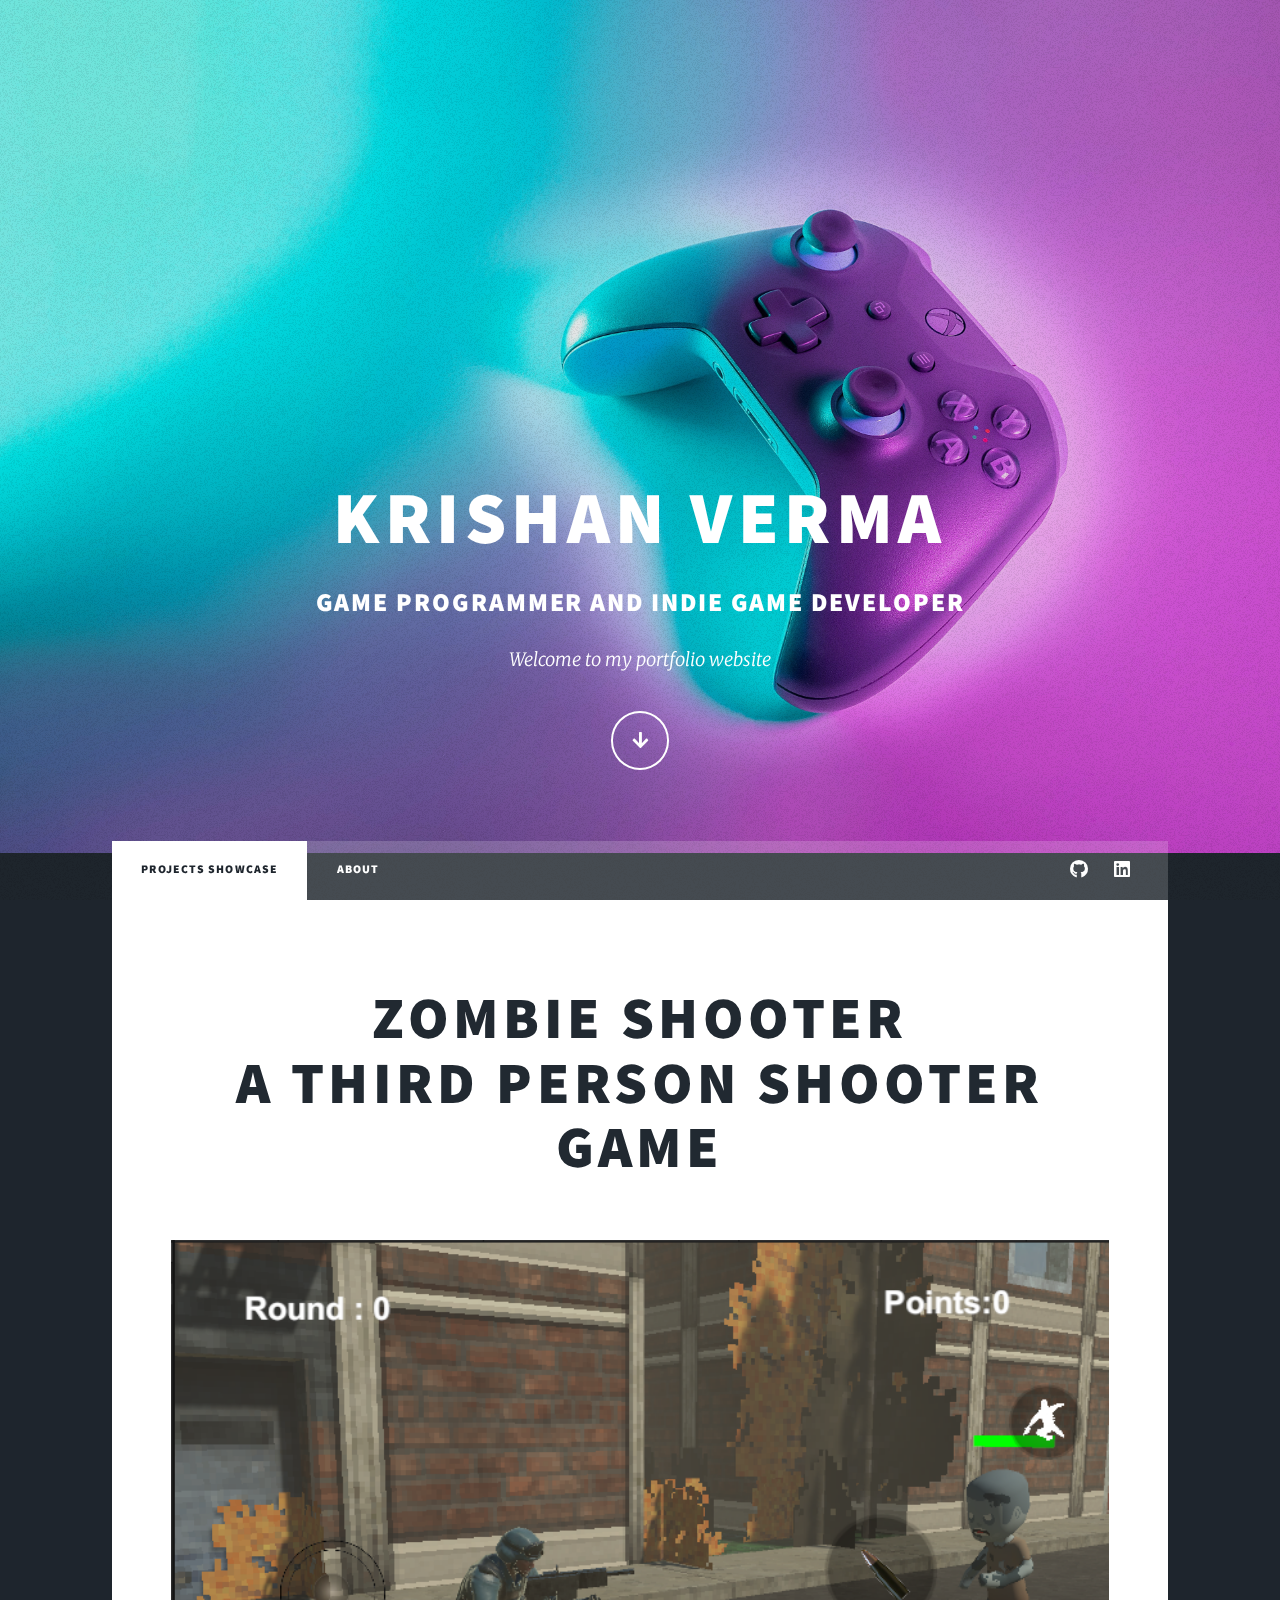
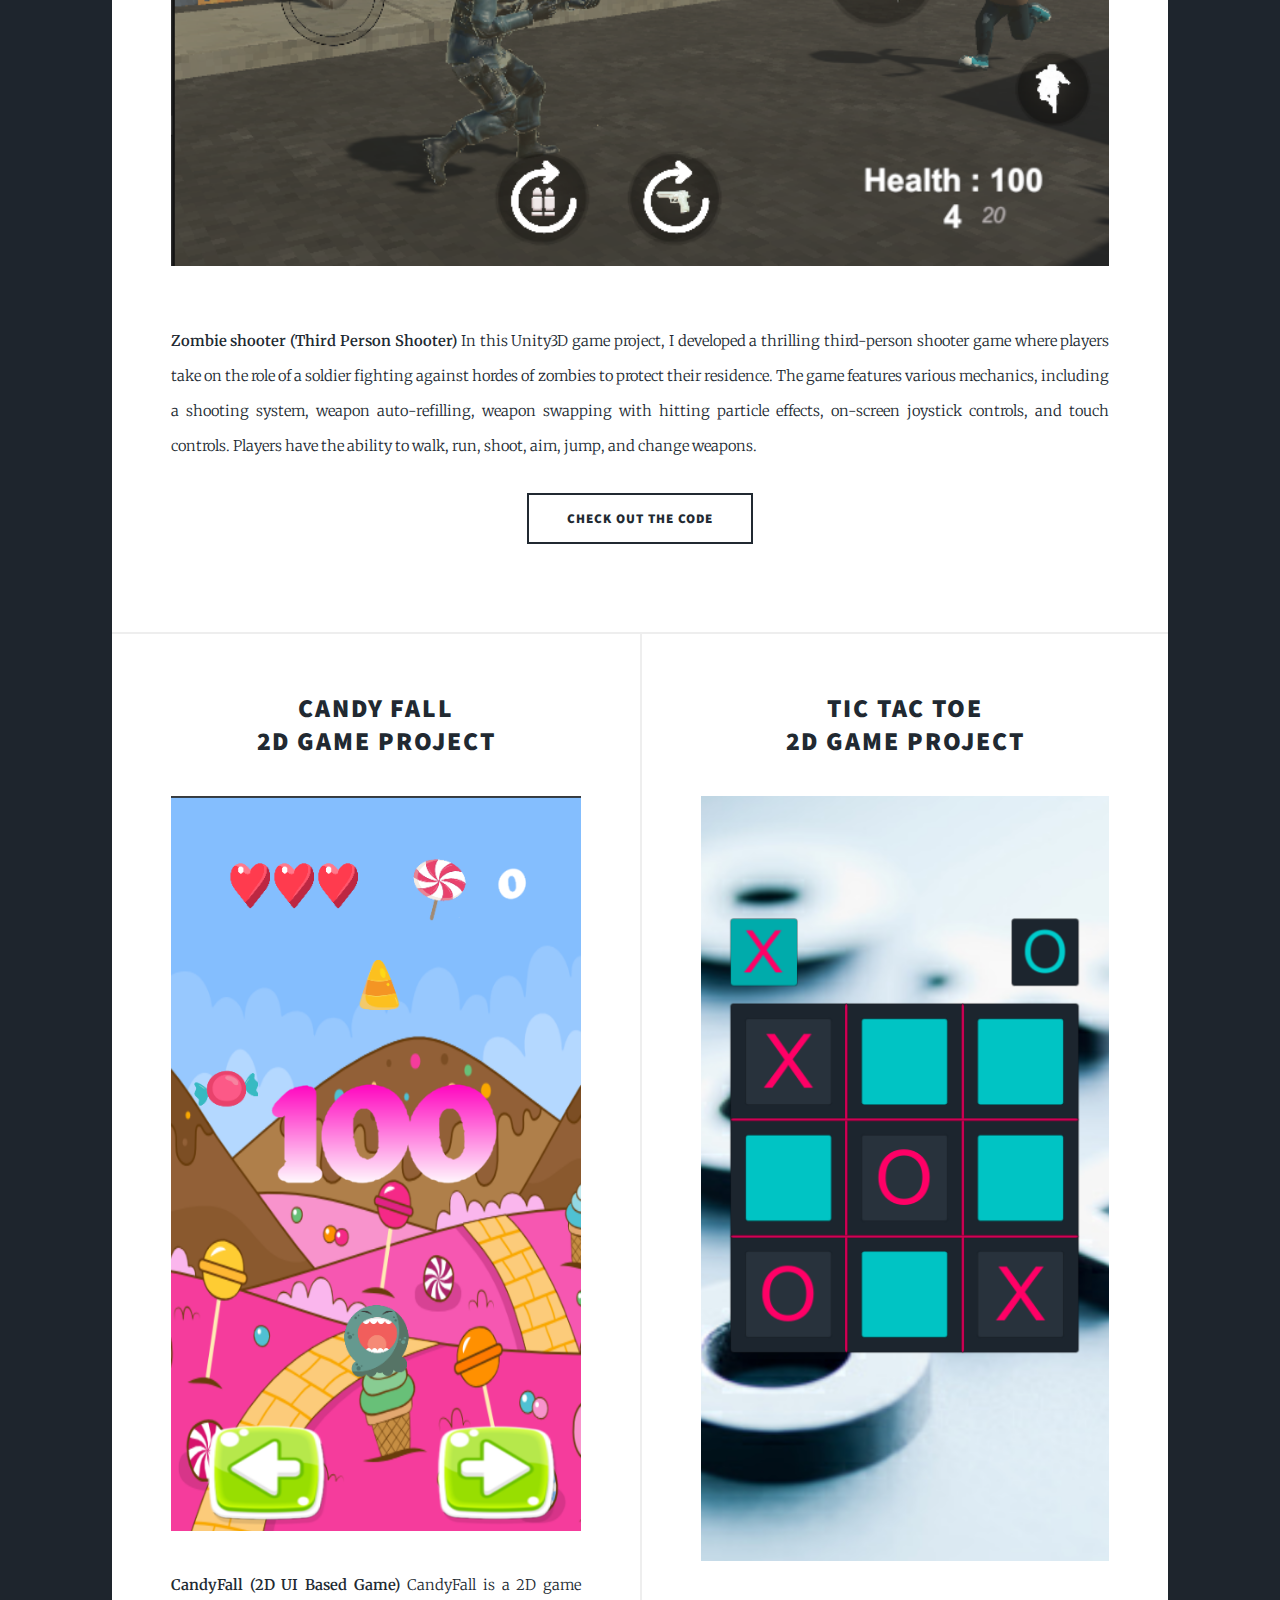
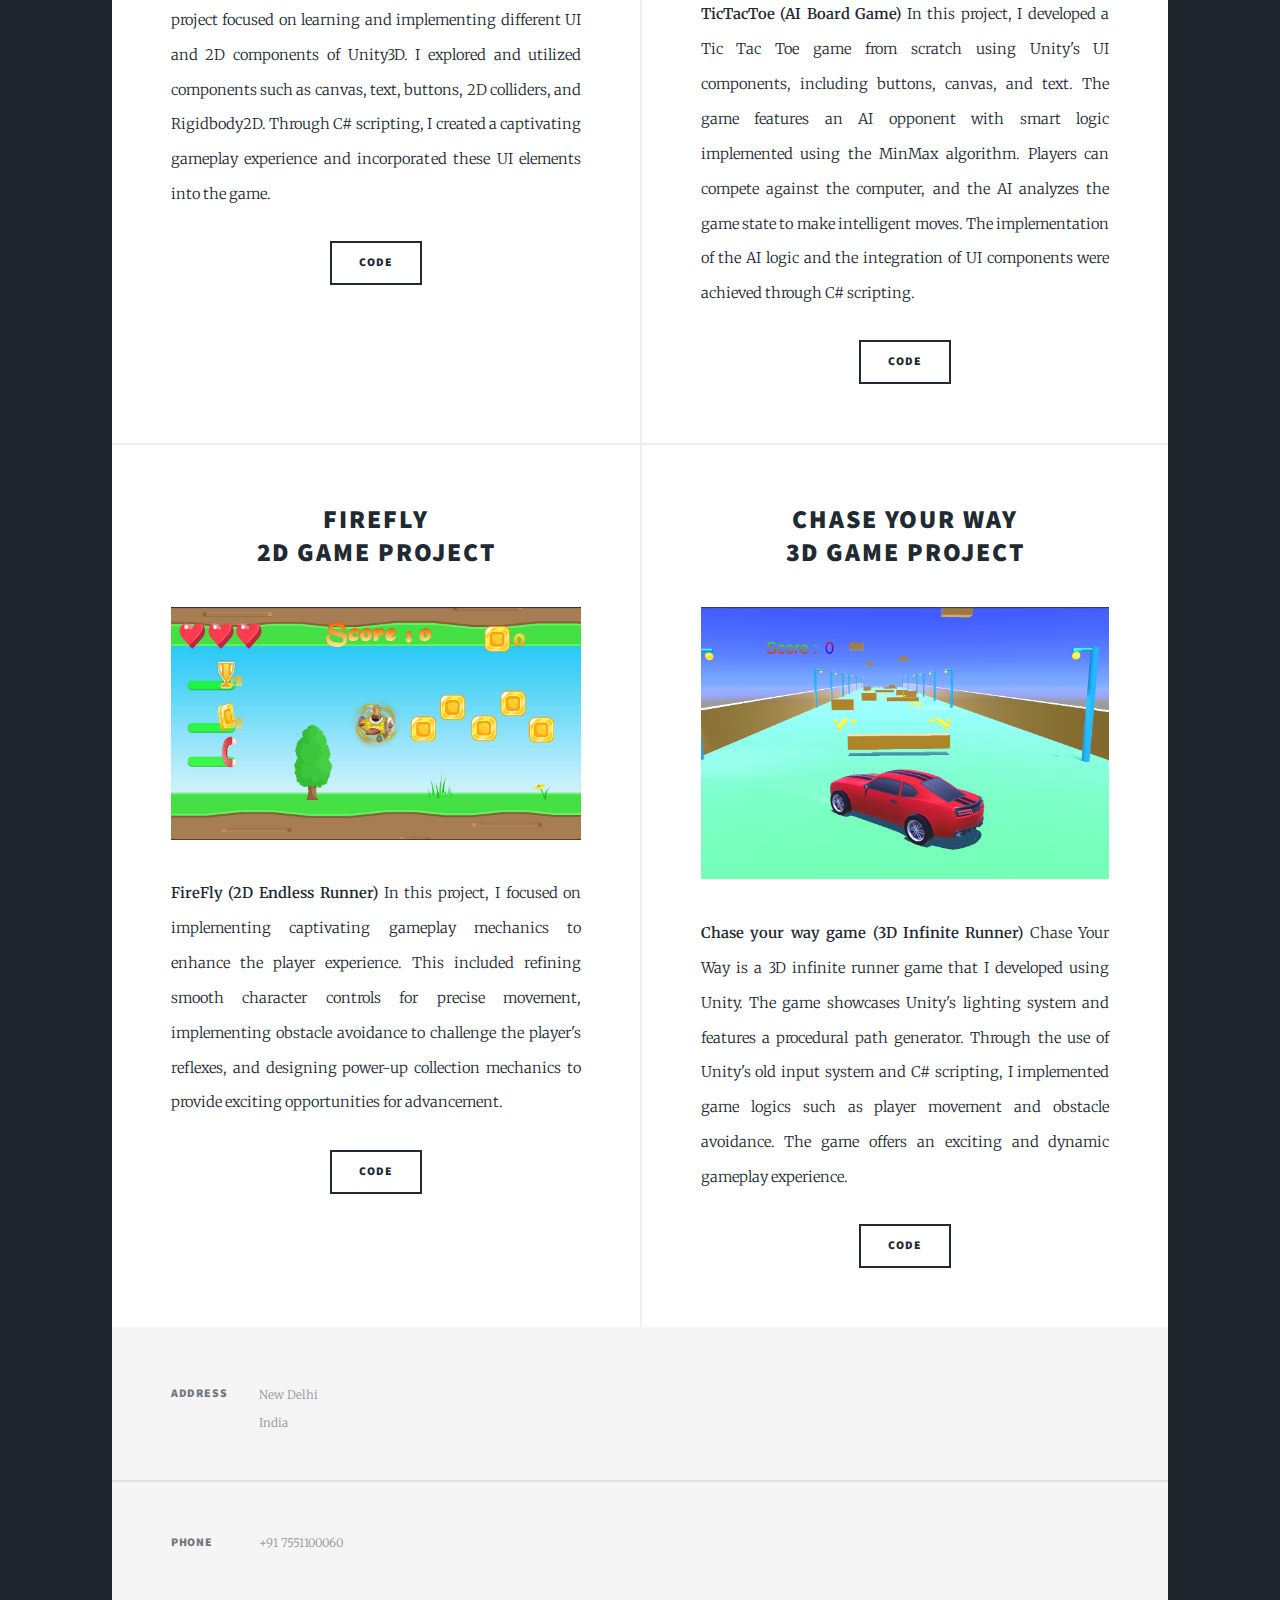
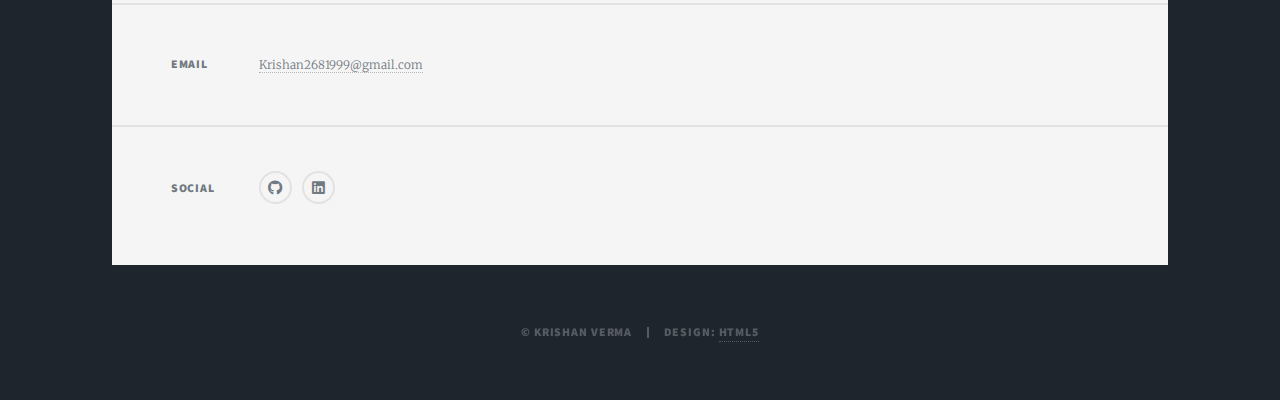
<file: index.html>
<!DOCTYPE HTML>
<!--
============================
	Krishan Verma PortFolio
============================
-->
<html>
	<head>
		<title>Portfolio</title>
		<meta charset="utf-8" />
		<meta name="viewport" content="width=device-width, initial-scale=1, user-scalable=no" />
		<link rel="stylesheet" href="assets/css/main.css" />
		<noscript><link rel="stylesheet" href="assets/css/noscript.css" /></noscript>
	</head>
	<body class="is-preload">

		<!-- Wrapper -->
			<div id="wrapper" class="fade-in">

				<!-- Intro -->
					<div id="intro">
						<h1>Krishan Verma <br /></h1>
						<h2>Game Programmer and Indie Game Developer </h2>

						<p>Welcome to my portfolio website</p>
						<ul class="actions">
							<li><a href="#header" class="button icon solid solo fa-arrow-down scrolly">Continue</a></li>
						</ul>
					</div>

				<!-- Header -->
					<header id="header">
						<a href="index.html" class="logo">Projects</a>
					</header>

				<!-- Nav -->
					<nav id="nav">
						<ul class="links">
							<li class="active"><a href="index.html">Projects Showcase</a></li>
							<li><a href="generic.html">About</a></li>
							
						</ul>
						<ul class="icons">
							<!-- <li><a href="#" class="icon brands fa-facebook-f"><span class="label">Facebook</span></a></li> -->
							<li><a href="https://github.com/Krishan-Verma" class="icon brands fa-github"><span class="label">GitHub</span></a></li>
							<li><a href="https://www.linkedin.com/in/krishan-verma-a1274a1aa/" class="icon brands fa-linkedin"><span class="label">GitHub</span></a></li>

						</ul>
					</nav>

				<!-- Main -->
					<div id="main">

						<!-- Featured Post -->
							<article class="post featured">
								<header class="major">
									
									<h2><a href="#">Zombie Shooter<br />
									  A Third Person Shooter Game</a></h2>
									
								</header>
								<a href="#" class="image main"><img src="images/ZombieShooter.png" alt="" /></a>
								<p>
									<b>Zombie shooter (Third Person Shooter)</b>
									In this Unity3D game project, I developed a thrilling third-person shooter game where players take on the role of a soldier fighting against hordes of zombies to protect their residence. The game features various mechanics, including a shooting system, weapon auto-refilling, weapon swapping with hitting particle effects, on-screen joystick controls, and touch controls. Players have the ability to walk, run, shoot, aim, jump, and change weapons.

								</p>

								<ul class="actions special">
									<li><a href="https://github.com/Krishan-Verma/Zombies-Shooter" class="button large">Check out the Code</a></li>
								</ul>
							</article>

						<!-- Posts -->
							<section class="posts">
								<article>
									<header>

										<h2>
											<a href="#">
												Candy Fall<br />
												2D Game Project
											</a>
										</h2>
									</header>
									<a href="#" class="image fit"><img src="images/CandyFall.png" alt="" /></a>
									<p>
										<b>CandyFall (2D UI Based Game)</b> 
										CandyFall is a 2D game project focused on learning and implementing different UI and 2D components of Unity3D. I explored and utilized components such as canvas, text, buttons, 2D colliders, and Rigidbody2D. Through C# scripting, I created a captivating gameplay experience and incorporated these UI elements into the game.
									</p>
									<ul class="actions special">
										<li><a href="https://github.com/Krishan-Verma/Candy-Fall" class="button">Code</a></li>
									</ul>
								</article>

								<article>
									<header>
										<h2>
											<a href="#">Tic Tac Toe<br />2D Game Project </a>
										</h2>
									</header>
									<a href="#" class="image fit"><img src="images/TicTacToe.png" alt="" /></a>
									<p><b>TicTacToe (AI Board Game)</b> 
									In this project, I developed a Tic Tac Toe game from scratch using Unity's UI components, including buttons, canvas, and text. The game features an AI opponent with smart logic implemented using the MinMax algorithm. Players can compete against the computer, and the AI analyzes the game state to make intelligent moves. The implementation of the AI logic and the integration of UI components were achieved through C# scripting.
									</p>
									<ul class="actions special">
										<li><a href="https://github.com/Krishan-Verma/Tic-Tac-Toe" class="button">Code</a></li>
									</ul>
								</article>

								<article>
									<header>

										<h2>
											<a href="#">
												FireFly<br />
												2D Game Project
											</a>
										</h2>
									</header>
									<a href="#" class="image fit"><img src="images/FireFly.JPG" alt="" /></a>
									<p><b>FireFly (2D Endless Runner)</b> 
									
									In this project, I focused on implementing captivating gameplay mechanics to enhance the player experience. This included refining smooth character controls for precise movement, implementing obstacle avoidance to challenge the player's reflexes, and designing power-up collection mechanics to provide exciting opportunities for advancement.	</p>
									<ul class="actions special">
										<li><a href="https://github.com/Krishan-Verma/FireFly" class="button">Code</a></li>
									</ul>
								</article>

								<article>
									<header>

										<h2>
											<a href="#">
												Chase Your Way<br />
												3D Game Project
											</a>
										</h2>
									</header>
									<a href="#" class="image fit"><img src="images/Chase Your Way.png" alt="" /></a>
									<p><b>Chase your way game (3D Infinite Runner)</b> 
									Chase Your Way is a 3D infinite runner game that I developed using Unity. The game showcases Unity's lighting system and features a procedural path generator. Through the use of Unity's old input system and C# scripting, I implemented game logics such as player movement and obstacle avoidance. The game offers an exciting and dynamic gameplay experience.
									</p>
									<ul class="actions special">
										<li><a href="https://github.com/Krishan-Verma/Chase-Your-Way" class="button">Code</a></li>
									</ul>
								</article>



							</section>

						

					</div>

				<!-- Footer -->
					<footer id="footer">
						
						<section class="split contact">
							<section class="alt">
								<h3>Address</h3>
								<p>New Delhi<br />
								India</p>
							</section>
							<section>
								<h3>Phone</h3>
								<p>+91 7551100060</p>
							</section>
							<section>
								<h3>Email</h3>
								<p><a href="#">Krishan2681999@gmail.com</a></p>
							</section>
							<section>
								<h3>Social</h3>
								<ul class="icons alt">

									<li><a href="https://github.com/Krishan-Verma" class="icon brands alt fa-github"><span class="label">GitHub</span></a></li>
									<li><a href="https://www.linkedin.com/in/krishan-verma-a1274a1aa/" class="icon brands fa-linkedin"><span class="label">GitHub</span></a></li>

								</ul>
							</section>
						</section>
					</footer>

				<!-- Copyright -->
					<div id="copyright">
						<ul><li>&copy; Krishan Verma</li><li>Design: <a href="#">HTML5</a></li></ul>
					</div>

			</div>

		<!-- Scripts -->
			<script src="assets/js/jquery.min.js"></script>
			<script src="assets/js/jquery.scrollex.min.js"></script>
			<script src="assets/js/jquery.scrolly.min.js"></script>
			<script src="assets/js/browser.min.js"></script>
			<script src="assets/js/breakpoints.min.js"></script>
			<script src="assets/js/util.js"></script>
			<script src="assets/js/main.js"></script>

	</body>
</html>
</file>
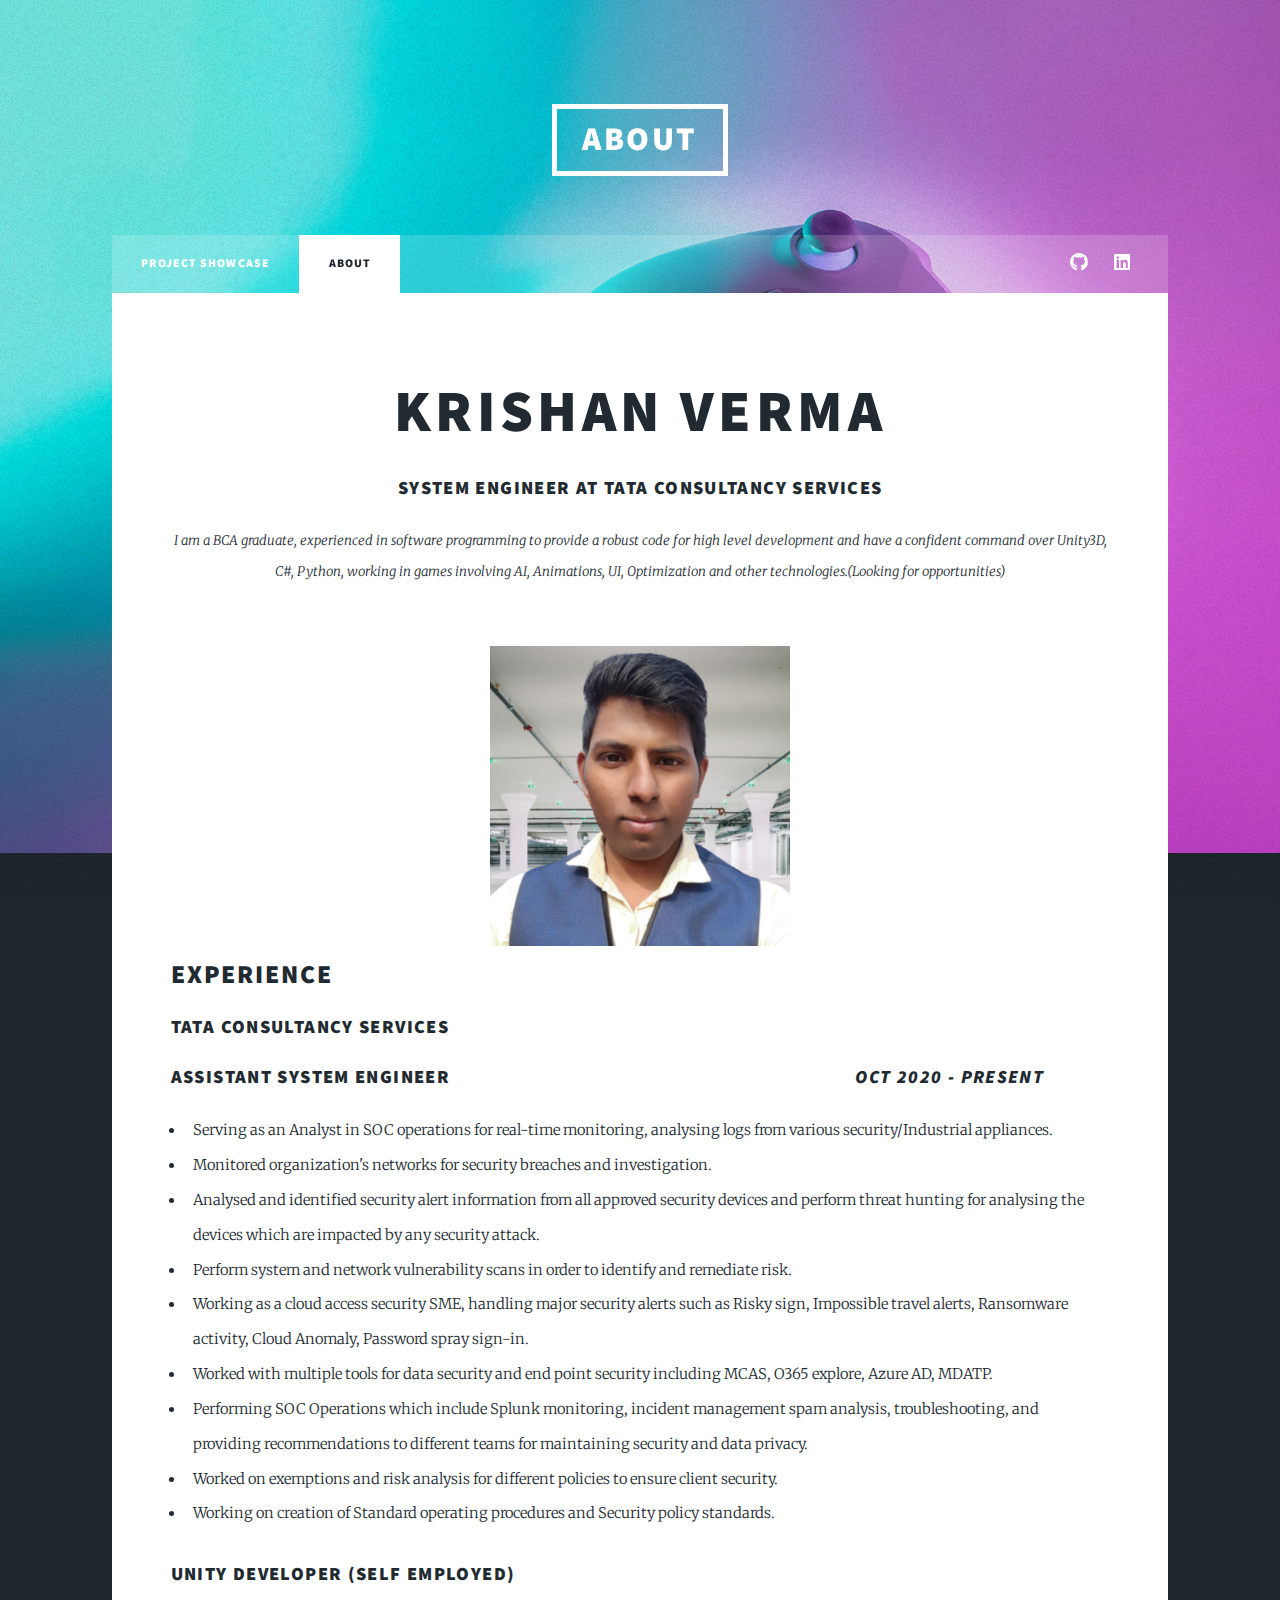
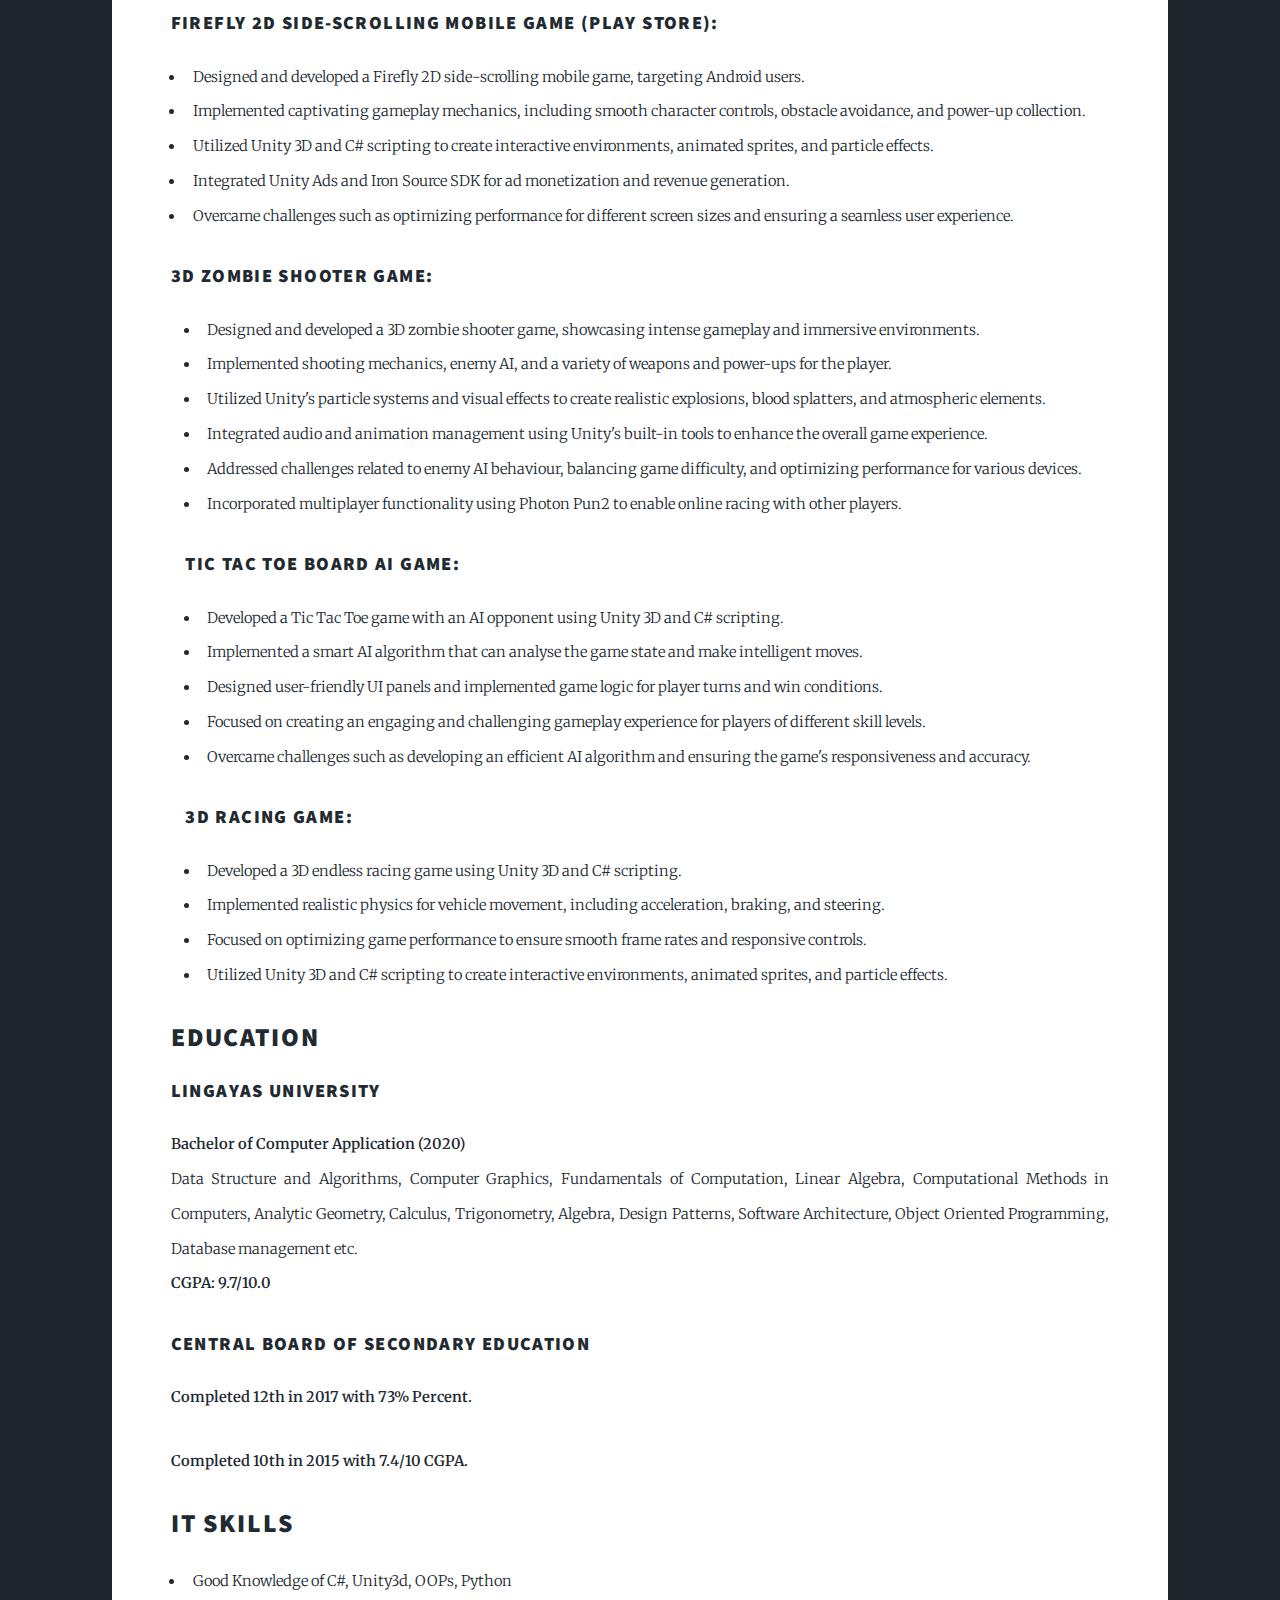
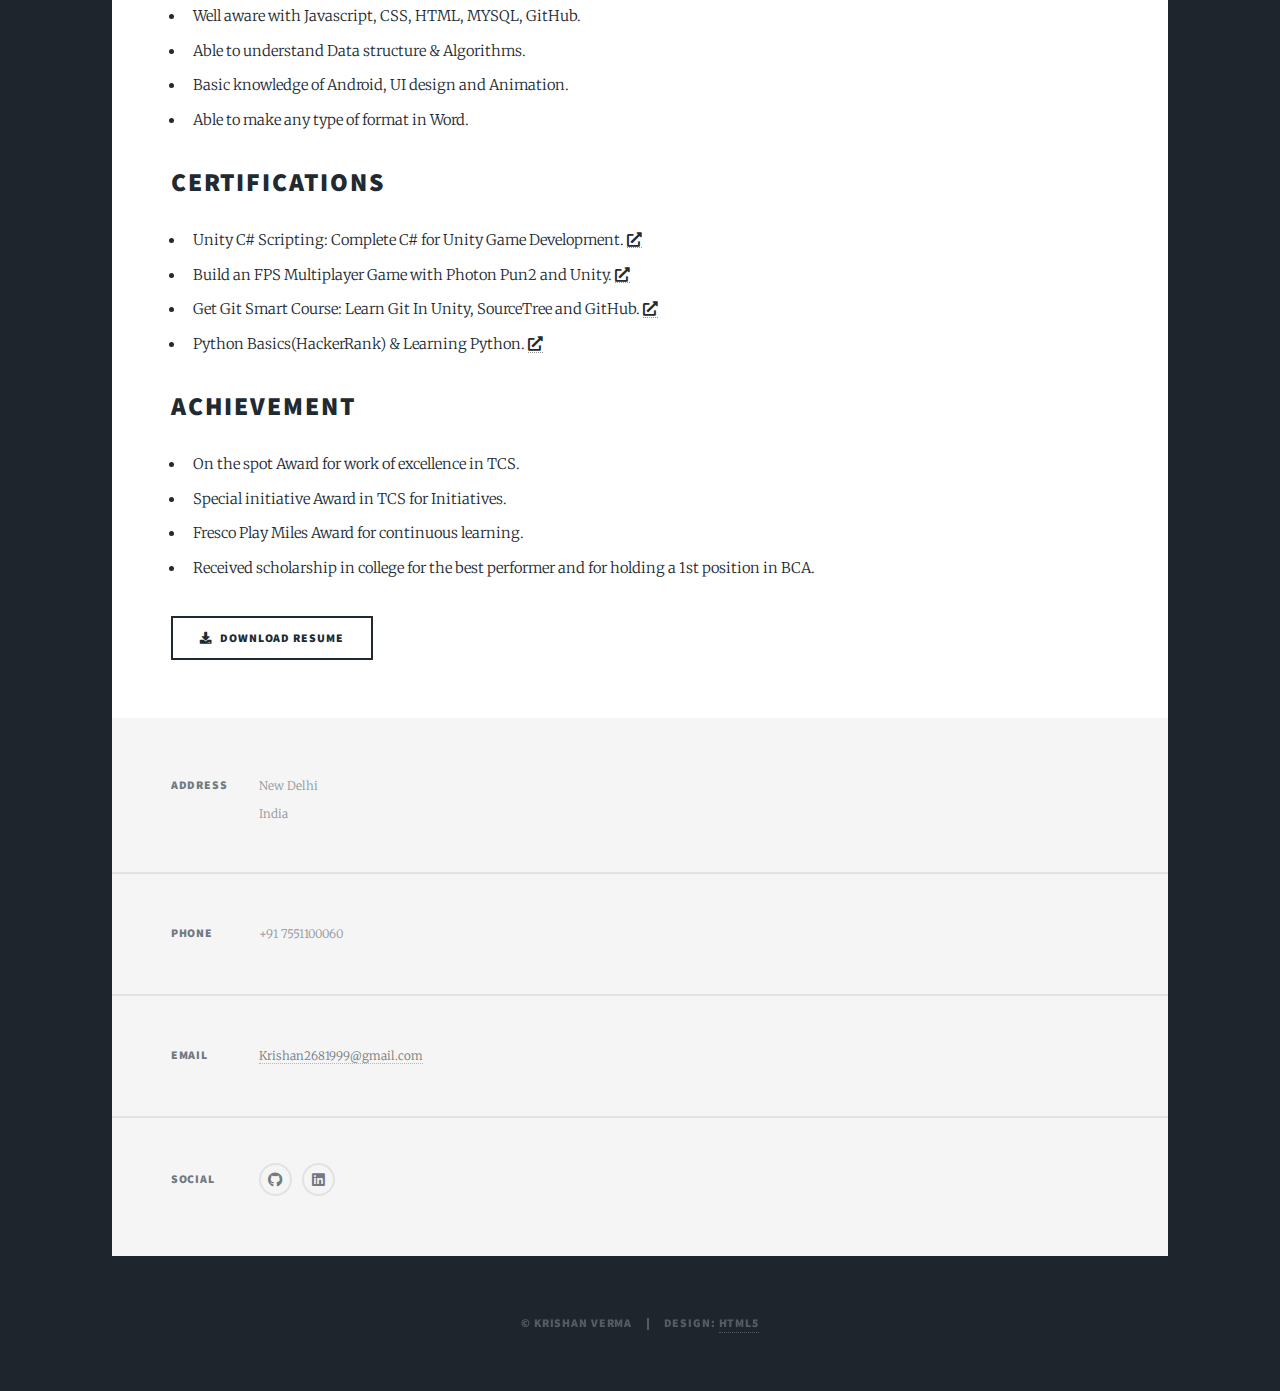
<file: generic.html>
<!DOCTYPE HTML>

<html>
	<head>
		<title>About Page</title>
		<meta charset="utf-8" />
		<meta name="viewport" content="width=device-width, initial-scale=1, user-scalable=no" />
		<link rel="stylesheet" href="assets/css/main.css" />
		<noscript><link rel="stylesheet" href="assets/css/noscript.css" /></noscript>
	</head>
	<body class="is-preload">

		<!-- Wrapper -->
		<div id="wrapper">

			<!-- Header -->
			<header id="header">
				<a href="index.html" class="logo">About</a>
			</header>

			<!-- Nav -->
			<nav id="nav">
				<ul class="links">
					<li><a href="index.html">Project Showcase</a></li>
					<li class="active"><a href="generic.html">About</a></li>

				</ul>
				<ul class="icons">
					<li><a href="https://github.com/Krishan-Verma" class="icon brands fa-github"><span class="label">GitHub</span></a></li>
					<li><a href="https://www.linkedin.com/in/krishan-verma-a1274a1aa/" class="icon brands fa-linkedin"><span class="label">GitHub</span></a></li>

				</ul>
			</nav>

			<!-- Main -->
			<div id="main">

				<!-- Post -->
				<section class="post">
					<header class="major">

						<h1>Krishan Verma<br /></h1>
						<h3>System Engineer at Tata Consultancy Services</h3>

						<p>I am a BCA graduate, experienced in software programming to provide a robust code for high level development and have a confident command over Unity3D, C#, Python, working in games involving AI, Animations, UI, Optimization and other technologies.(Looking for opportunities)</p>
					</header>
					<div align="center"><img src="images/Krishan.png" height="300" width="300" alt="" /></div>


					<h2>Experience</h2>
					<div class="row">
						<div class="col">

							<h3>Tata Consultancy Services</h3>
							<span><h3>Assistant System Engineer <i style="display: inline-block; text-indent: 400px;"> Oct 2020 - Present</i></h3>
							<ul>
								<li>Serving as an Analyst in SOC operations for real-time monitoring, analysing logs from various security/Industrial appliances.</li>
								<li>Monitored organization's networks for security breaches and investigation.</li>
								<li>Analysed and identified security alert information from all approved security devices and perform threat hunting for analysing the devices which are impacted by any security attack.</li>
								<li>Perform system and network vulnerability scans in order to identify and remediate risk.</li>
								<li>Working as a cloud access security SME, handling major security alerts such as Risky sign, Impossible travel alerts, Ransomware activity, Cloud Anomaly, Password spray sign-in.</li>
								<li>Worked with multiple tools for data security and end point security including MCAS, O365 explore, Azure AD, MDATP.</li>
								<li>Performing SOC Operations which include Splunk monitoring, incident management spam analysis, troubleshooting, and providing recommendations to different teams for maintaining security and data privacy.</li>
								<li>Worked on exemptions and risk analysis for different policies to ensure client security.</li>
								<li>Working on creation of Standard operating procedures and Security policy standards.</li>

							</ul>
				
							<h3>Unity Developer (Self Employed)</h3>
							<h3> Firefly 2D Side-Scrolling Mobile Game (Play Store):</h3> 
							<ul>
							<li>Designed and developed a Firefly 2D side-scrolling mobile game, targeting Android users.</li>
							<li>Implemented captivating gameplay mechanics, including smooth character controls, obstacle avoidance, and power-up collection.</li>
							<li>Utilized Unity 3D and C# scripting to create interactive environments, animated sprites, and particle effects.</li>
							<li>Integrated Unity Ads and Iron Source SDK for ad monetization and revenue generation.</li>
							<li>Overcame challenges such as optimizing performance for different screen sizes and ensuring a seamless user experience.</li>
							</ul> 

							<h3> 3D Zombie Shooter Game:</h3> <ul>
							<ul>
							<li>Designed and developed a 3D zombie shooter game, showcasing intense gameplay and immersive environments.</li>
							<li>Implemented shooting mechanics, enemy AI, and a variety of weapons and power-ups for the player.</li>
							<li>Utilized Unity's particle systems and visual effects to create realistic explosions, blood splatters, and atmospheric elements.</li>
							<li>Integrated audio and animation management using Unity's built-in tools to enhance the overall game experience.</li>
							<li>Addressed challenges related to enemy AI behaviour, balancing game difficulty, and optimizing performance for various devices.</li>
							<li>Incorporated multiplayer functionality using Photon Pun2 to enable online racing with other players.</li>
							</ul> 

							<h3> Tic Tac Toe Board AI Game:</h3> 
							<ul>
							<li>Developed a Tic Tac Toe game with an AI opponent using Unity 3D and C# scripting.</li>
							<li>Implemented a smart AI algorithm that can analyse the game state and make intelligent moves.</li>
							<li>Designed user-friendly UI panels and implemented game logic for player turns and win conditions.</li>
							<li>Focused on creating an engaging and challenging gameplay experience for players of different skill levels.</li>
							<li>Overcame challenges such as developing an efficient AI algorithm and ensuring the game's responsiveness and accuracy.</li>
							</ul> 

							<h3> 3D Racing Game:</h3> 
							<ul>
							<li>Developed a 3D endless racing game using Unity 3D and C# scripting.</li>
							<li>Implemented realistic physics for vehicle movement, including acceleration, braking, and steering.</li>
							<li>Focused on optimizing game performance to ensure smooth frame rates and responsive controls.</li>
							<li>Utilized Unity 3D and C# scripting to create interactive environments, animated sprites, and particle effects.</li>
							</ul>

						</div>
					</div>


					<h2>Education</h2>
					<div class="row">
						<div class="col">

							<h3>Lingayas University</h3>
							<p>
								<b>Bachelor of Computer Application (2020)</b><br />
								Data Structure and Algorithms, Computer Graphics, Fundamentals of Computation, Linear Algebra, Computational Methods in Computers, Analytic Geometry, Calculus, Trigonometry, Algebra, Design Patterns, Software Architecture, Object Oriented Programming, Database management etc.
								<br /><b>CGPA: 9.7/10.0</b>
							</p>

							<h3>Central Board of Secondary Education</h3>
							<p><b>Completed 12th in 2017 with 73% Percent.</b></p>
							<p><b>Completed 10th in 2015 with 7.4/10 CGPA.</b></p>

						</div>
					</div>

					<h2>IT Skills</h2>
					<div class="row">
						<div class="col">
							<ul>
								<li>Good Knowledge of C#, Unity3d, OOPs, Python</li>
								<li>Well aware with Javascript, CSS, HTML, MYSQL, GitHub.</li>
								<li>Able to understand Data structure & Algorithms.</li>
								<li>Basic knowledge of Android, UI design and Animation.</li>
								<li>Able to make any type of format in Word.</li>
							</ul>

						</div>
					</div>

					<h2>Certifications</h2>
					<div class="row">
						<div class="col">
							<ul>
								<li>Unity C# Scripting: Complete C# for Unity Game Development.  <a href="https://www.udemy.com/certificate/UC-a7414183-4376-4808-9c75-42c200471946/" class="fas fa-external-link-alt"> </a></li>
								<li>Build an FPS Multiplayer Game with Photon Pun2 and Unity.  <a href="https://ude.my/UC-ee96f178-5ab8-4ad6-8fac-194f2e93395d/" class="fas fa-external-link-alt"> </a></li>
								<li>Get Git Smart Course: Learn Git In Unity, SourceTree and GitHub.  <a href="https://udemy.com/certificate/UC-b2e5a1bb-d942-4571-b032-55cca65dbae8/" class="fas fa-external-link-alt"> </a></li>
								<li>Python Basics(HackerRank) & Learning Python.  <a href="https://www.hackerrank.com/certificates/443c04a1b4e7" class="fas fa-external-link-alt"> </a></li>
							</ul>

						</div>
					</div>

					<h2>Achievement</h2>
					<div class="row">
						<div class="col">
							<ul>
								<li>On the spot Award for work of excellence in TCS.</li>
								<li>Special initiative Award in TCS for Initiatives.</li>
								<li>Fresco Play Miles Award for continuous learning.</li>
								<li>Received scholarship in college for the best performer and for holding a 1st position in BCA.</li>
							</ul>

						</div>
					</div>

					<a href="Resume\Krishan_Resume.pdf" class="button icon solid fa-download" download="Krishan_Verma_Resume">Download Resume</a>

				</section>
			</div>

			<!-- Footer -->
			<footer id="footer">
				<section class="split contact">
					<section class="alt">
						<h3>Address</h3>
						<p>
							New Delhi<br />
							India
						</p>
					</section>
					<section>
						<h3>Phone</h3>
						<p>+91 7551100060</p>
					</section>
					<section>
						<h3>Email</h3>
						<p><a href="#">Krishan2681999@gmail.com</a></p>
					</section>
					<section>
						<h3>Social</h3>
						<ul class="icons alt">
							<li><a href="https://github.com/Krishan-Verma" class="icon brands alt fa-github"><span class="label">GitHub</span></a></li>
							<li><a href="https://www.linkedin.com/in/krishan-verma-a1274a1aa/" class="icon brands fa-linkedin"><span class="label">GitHub</span></a></li>

						</ul>
					</section>
				</section>
			</footer>

			<!-- Copyright -->
			<div id="copyright">
				<ul><li>&copy; Krishan Verma</li><li>Design: <a href="#">HTML5</a></li></ul>
			</div>

		</div>

			<!-- Scripts -->
			<script src="assets/js/jquery.min.js"></script>
			<script src="assets/js/jquery.scrollex.min.js"></script>
			<script src="assets/js/jquery.scrolly.min.js"></script>
			<script src="assets/js/browser.min.js"></script>
			<script src="assets/js/breakpoints.min.js"></script>
			<script src="assets/js/util.js"></script>
			<script src="assets/js/main.js"></script>

</body>
</html>
</file>
<file: assets/css/main.css>
@import url(fontawesome-all.min.css);
@import url("https://fonts.googleapis.com/css?family=Merriweather:300,700,300italic,700italic|Source+Sans+Pro:900");



html, body, div, span, applet, object,
iframe, h1, h2, h3, h4, h5, h6, p, blockquote,
pre, a, abbr, acronym, address, big, cite,
code, del, dfn, em, img, ins, kbd, q, s, samp,
small, strike, strong, sub, sup, tt, var, b,
u, i, center, dl, dt, dd, ol, ul, li, fieldset,
form, label, legend, table, caption, tbody,
tfoot, thead, tr, th, td, article, aside,
canvas, details, embed, figure, figcaption,
footer, header, hgroup, menu, nav, output, ruby,
section, summary, time, mark, audio, video {
	margin: 0;
	padding: 0;
	border: 0;
	font-size: 100%;
	font: inherit;
	vertical-align: baseline;}

article, aside, details, figcaption, figure,
footer, header, hgroup, menu, nav, section {
	display: block;}

body {
	line-height: 1;
}

ol, ul {
	list-style: none;
}

blockquote, q {
	quotes: none;
}

	blockquote:before, blockquote:after, q:before, q:after {
		content: '';
		content: none;
	}

table {
	border-collapse: collapse;
	border-spacing: 0;
}

body {
	-webkit-text-size-adjust: none;
}

mark {
	background-color: transparent;
	color: inherit;
}

input::-moz-focus-inner {
	border: 0;
	padding: 0;
}

input, select, textarea {
	-moz-appearance: none;
	-webkit-appearance: none;
	-ms-appearance: none;
	appearance: none;
}

/* Basic */

	@-ms-viewport {
		width: device-width;
	}

	body {
		-ms-overflow-style: scrollbar;
	}

	@media screen and (max-width: 480px) {

		html, body {
			min-width: 320px;
		}

	}

	html {
		box-sizing: border-box;
	}

	*, *:before, *:after {
		box-sizing: inherit;
	}

	body {
		background-color: #1e252d;
	}

		body.is-preload *, body.is-preload *:before, body.is-preload *:after {
			-moz-animation: none !important;
			-webkit-animation: none !important;
			-ms-animation: none !important;
			animation: none !important;
			-moz-transition: none !important;
			-webkit-transition: none !important;
			-ms-transition: none !important;
			transition: none !important;
		}

/* Type */

	html {
		font-size: 16pt;
	}

		@media screen and (max-width: 1680px) {

			html {
				font-size: 12pt;
			}

		}

		@media screen and (max-width: 1280px) {

			html {
				font-size: 11pt;
			}

		}

		@media screen and (max-width: 360px) {

			html {
				font-size: 10pt;
			}

		}

	body {
		color: #212931;
	}

	body, input, select, textarea {
		font-family: "Merriweather", Georgia, serif;
		font-weight: 300;
		font-size: 1rem;
		line-height: 2.375;
	}

	a {
		-moz-transition: color 0.2s ease-in-out, background-color 0.2s ease-in-out, border-color 0.2s ease-in-out, box-shadow 0.2s ease-in-out;
		-webkit-transition: color 0.2s ease-in-out, background-color 0.2s ease-in-out, border-color 0.2s ease-in-out, box-shadow 0.2s ease-in-out;
		-ms-transition: color 0.2s ease-in-out, background-color 0.2s ease-in-out, border-color 0.2s ease-in-out, box-shadow 0.2s ease-in-out;
		transition: color 0.2s ease-in-out, background-color 0.2s ease-in-out, border-color 0.2s ease-in-out, box-shadow 0.2s ease-in-out;
		border-bottom: dotted 1px;
		text-decoration: none;
	}

		a:hover {
			border-bottom-color: transparent;
		}

	strong, b {
		font-weight: 600;
	}

	em, i {
		font-style: italic;
	}

	p {
		text-align: justify;
		margin: 0 0 2rem 0;
	}

	h1, h2, h3, h4, h5, h6 {
		font-family: "Source Sans Pro", Helvetica, sans-serif;
		font-weight: 900;
		line-height: 1.5;
		letter-spacing: 0.075em;
		text-transform: uppercase;
		margin: 0 0 1rem 0;
	}

		h1 a, h2 a, h3 a, h4 a, h5 a, h6 a {
			border-bottom: 0;
			color: inherit;
			text-decoration: none;
		}

	h1 {
		font-size: 4rem;
		line-height: 1.1;
		margin: 0 0 2rem 0;
	}

	h2 {
		font-size: 1.75rem;
		line-height: 1.3;
		margin: 0 0 1.5rem 0;
	}

	h3 {
		font-size: 1.25rem;
		margin: 0 0 1.5rem 0;
	}

	h4 {
		font-size: 1rem;
	}

	h5 {
		font-size: 0.9rem;
	}

	h6 {
		font-size: 0.8rem;
	}

	sub {
		font-size: 0.8rem;
		position: relative;
		top: 0.5rem;
	}

	sup {
		font-size: 0.8rem;
		position: relative;
		top: -0.5rem;
	}

	blockquote {
		border-left: solid 4px;
		font-style: italic;
		margin: 0 0 2rem 0;
		padding: 0.5rem 0 0.5rem 2rem;
	}

	code {
		border: solid 2px;
		font-family: "Courier New", monospace;
		font-size: 0.9rem;
		margin: 0 0.25rem;
		padding: 0.25rem 0.65rem;
	}

	pre {
		-webkit-overflow-scrolling: touch;
		font-family: "Courier New", monospace;
		font-size: 0.9rem;
		margin: 0 0 2rem 0;
	}

		pre code {
			display: block;
			line-height: 1.75;
			padding: 1rem 1.5rem;
			overflow-x: auto;
		}

	hr {
		border: 0;
		border-bottom: solid 2px;
		margin: 3rem 0;
	}

		hr.major {
			margin: 5rem 0;
		}

	.align-left {
		text-align: left;
	}

	.align-center {
		text-align: center;
	}

	.align-right {
		text-align: right;
	}

	input, select, textarea {
		color: #212931;
	}

	a {
		color: #212931;
		border-bottom-color: rgba(33, 41, 49, 0.5);
	}

		a:hover {
			border-bottom-color: transparent;
			color: #18bfef !important;
		}

	strong, b {
		color: #212931;
	}

	h1, h2, h3, h4, h5, h6 {
		color: #212931;
	}

	blockquote {
		border-left-color: #eeeeee;
	}

	code {
		background: rgba(220, 220, 220, 0.25);
		border-color: #eeeeee;
	}

	hr {
		border-bottom-color: #eeeeee;
	}

/* Row */

	.row {
		display: flex;
		flex-wrap: wrap;
		box-sizing: border-box;
		align-items: stretch;
	}

		.row > * {
			box-sizing: border-box;
		}

		.row.gtr-uniform > * > :last-child {
			margin-bottom: 0;
		}

		.row.aln-left {
			justify-content: flex-start;
		}

		.row.aln-center {
			justify-content: center;
		}

		.row.aln-right {
			justify-content: flex-end;
		}

		.row.aln-top {
			align-items: flex-start;
		}

		.row.aln-middle {
			align-items: center;
		}

		.row.aln-bottom {
			align-items: flex-end;
		}

		.row > .imp {
			order: -1;
		}

		.row > .col-1 {
			width: 8.33333%;
		}

		.row > .off-1 {
			margin-left: 8.33333%;
		}

		.row > .col-2 {
			width: 16.66667%;
		}

		.row > .off-2 {
			margin-left: 16.66667%;
		}

		.row > .col-3 {
			width: 25%;
		}

		.row > .off-3 {
			margin-left: 25%;
		}

		.row > .col-4 {
			width: 33.33333%;
		}

		.row > .off-4 {
			margin-left: 33.33333%;
		}

		.row > .col-5 {
			width: 41.66667%;
		}

		.row > .off-5 {
			margin-left: 41.66667%;
		}

		.row > .col-6 {
			width: 50%;
		}

		.row > .off-6 {
			margin-left: 50%;
		}

		.row > .col-7 {
			width: 58.33333%;
		}

		.row > .off-7 {
			margin-left: 58.33333%;
		}

		.row > .col-8 {
			width: 66.66667%;
		}

		.row > .off-8 {
			margin-left: 66.66667%;
		}

		.row > .col-9 {
			width: 75%;
		}

		.row > .off-9 {
			margin-left: 75%;
		}

		.row > .col-10 {
			width: 83.33333%;
		}

		.row > .off-10 {
			margin-left: 83.33333%;
		}

		.row > .col-11 {
			width: 91.66667%;
		}

		.row > .off-11 {
			margin-left: 91.66667%;
		}

		.row > .col-12 {
			width: 100%;
		}

		.row > .off-12 {
			margin-left: 100%;
		}

		.row.gtr-0 {
			margin-top: 0;
			margin-left: 0rem;
		}

			.row.gtr-0 > * {
				padding: 0 0 0 0rem;
			}

			.row.gtr-0.gtr-uniform {
				margin-top: 0rem;
			}

				.row.gtr-0.gtr-uniform > * {
					padding-top: 0rem;
				}

		.row.gtr-25 {
			margin-top: 0;
			margin-left: -0.375rem;
		}

			.row.gtr-25 > * {
				padding: 0 0 0 0.375rem;
			}

			.row.gtr-25.gtr-uniform {
				margin-top: -0.375rem;
			}

				.row.gtr-25.gtr-uniform > * {
					padding-top: 0.375rem;
				}

		.row.gtr-50 {
			margin-top: 0;
			margin-left: -0.75rem;
		}

			.row.gtr-50 > * {
				padding: 0 0 0 0.75rem;
			}

			.row.gtr-50.gtr-uniform {
				margin-top: -0.75rem;
			}

				.row.gtr-50.gtr-uniform > * {
					padding-top: 0.75rem;
				}

		.row {
			margin-top: 0;
			margin-left: -1.5rem;
		}

			.row > * {
				padding: 0 0 0 1.5rem;
			}

			.row.gtr-uniform {
				margin-top: -1.5rem;
			}

				.row.gtr-uniform > * {
					padding-top: 1.5rem;
				}

		.row.gtr-150 {
			margin-top: 0;
			margin-left: -2.25rem;
		}

			.row.gtr-150 > * {
				padding: 0 0 0 2.25rem;
			}

			.row.gtr-150.gtr-uniform {
				margin-top: -2.25rem;
			}

				.row.gtr-150.gtr-uniform > * {
					padding-top: 2.25rem;
				}

		.row.gtr-200 {
			margin-top: 0;
			margin-left: -3rem;
		}

			.row.gtr-200 > * {
				padding: 0 0 0 3rem;
			}

			.row.gtr-200.gtr-uniform {
				margin-top: -3rem;
			}

				.row.gtr-200.gtr-uniform > * {
					padding-top: 3rem;
				}

		@media screen and (max-width: 1680px) {

			.row {
				display: flex;
				flex-wrap: wrap;
				box-sizing: border-box;
				align-items: stretch;
			}

				.row > * {
					box-sizing: border-box;
				}

				.row.gtr-uniform > * > :last-child {
					margin-bottom: 0;
				}

				.row.aln-left {
					justify-content: flex-start;
				}

				.row.aln-center {
					justify-content: center;
				}

				.row.aln-right {
					justify-content: flex-end;
				}

				.row.aln-top {
					align-items: flex-start;
				}

				.row.aln-middle {
					align-items: center;
				}

				.row.aln-bottom {
					align-items: flex-end;
				}

				.row > .imp-xlarge {
					order: -1;
				}

				.row > .col-1-xlarge {
					width: 8.33333%;
				}

				.row > .off-1-xlarge {
					margin-left: 8.33333%;
				}

				.row > .col-2-xlarge {
					width: 16.66667%;
				}

				.row > .off-2-xlarge {
					margin-left: 16.66667%;
				}

				.row > .col-3-xlarge {
					width: 25%;
				}

				.row > .off-3-xlarge {
					margin-left: 25%;
				}

				.row > .col-4-xlarge {
					width: 33.33333%;
				}

				.row > .off-4-xlarge {
					margin-left: 33.33333%;
				}

				.row > .col-5-xlarge {
					width: 41.66667%;
				}

				.row > .off-5-xlarge {
					margin-left: 41.66667%;
				}

				.row > .col-6-xlarge {
					width: 50%;
				}

				.row > .off-6-xlarge {
					margin-left: 50%;
				}

				.row > .col-7-xlarge {
					width: 58.33333%;
				}

				.row > .off-7-xlarge {
					margin-left: 58.33333%;
				}

				.row > .col-8-xlarge {
					width: 66.66667%;
				}

				.row > .off-8-xlarge {
					margin-left: 66.66667%;
				}

				.row > .col-9-xlarge {
					width: 75%;
				}

				.row > .off-9-xlarge {
					margin-left: 75%;
				}

				.row > .col-10-xlarge {
					width: 83.33333%;
				}

				.row > .off-10-xlarge {
					margin-left: 83.33333%;
				}

				.row > .col-11-xlarge {
					width: 91.66667%;
				}

				.row > .off-11-xlarge {
					margin-left: 91.66667%;
				}

				.row > .col-12-xlarge {
					width: 100%;
				}

				.row > .off-12-xlarge {
					margin-left: 100%;
				}

				.row.gtr-0 {
					margin-top: 0;
					margin-left: 0rem;
				}

					.row.gtr-0 > * {
						padding: 0 0 0 0rem;
					}

					.row.gtr-0.gtr-uniform {
						margin-top: 0rem;
					}

						.row.gtr-0.gtr-uniform > * {
							padding-top: 0rem;
						}

				.row.gtr-25 {
					margin-top: 0;
					margin-left: -0.375rem;
				}

					.row.gtr-25 > * {
						padding: 0 0 0 0.375rem;
					}

					.row.gtr-25.gtr-uniform {
						margin-top: -0.375rem;
					}

						.row.gtr-25.gtr-uniform > * {
							padding-top: 0.375rem;
						}

				.row.gtr-50 {
					margin-top: 0;
					margin-left: -0.75rem;
				}

					.row.gtr-50 > * {
						padding: 0 0 0 0.75rem;
					}

					.row.gtr-50.gtr-uniform {
						margin-top: -0.75rem;
					}

						.row.gtr-50.gtr-uniform > * {
							padding-top: 0.75rem;
						}

				.row {
					margin-top: 0;
					margin-left: -1.5rem;
				}

					.row > * {
						padding: 0 0 0 1.5rem;
					}

					.row.gtr-uniform {
						margin-top: -1.5rem;
					}

						.row.gtr-uniform > * {
							padding-top: 1.5rem;
						}

				.row.gtr-150 {
					margin-top: 0;
					margin-left: -2.25rem;
				}

					.row.gtr-150 > * {
						padding: 0 0 0 2.25rem;
					}

					.row.gtr-150.gtr-uniform {
						margin-top: -2.25rem;
					}

						.row.gtr-150.gtr-uniform > * {
							padding-top: 2.25rem;
						}

				.row.gtr-200 {
					margin-top: 0;
					margin-left: -3rem;
				}

					.row.gtr-200 > * {
						padding: 0 0 0 3rem;
					}

					.row.gtr-200.gtr-uniform {
						margin-top: -3rem;
					}

						.row.gtr-200.gtr-uniform > * {
							padding-top: 3rem;
						}

		}

		@media screen and (max-width: 1280px) {

			.row {
				display: flex;
				flex-wrap: wrap;
				box-sizing: border-box;
				align-items: stretch;
			}

				.row > * {
					box-sizing: border-box;
				}

				.row.gtr-uniform > * > :last-child {
					margin-bottom: 0;
				}

				.row.aln-left {
					justify-content: flex-start;
				}

				.row.aln-center {
					justify-content: center;
				}

				.row.aln-right {
					justify-content: flex-end;
				}

				.row.aln-top {
					align-items: flex-start;
				}

				.row.aln-middle {
					align-items: center;
				}

				.row.aln-bottom {
					align-items: flex-end;
				}

				.row > .imp-large {
					order: -1;
				}

				.row > .col-1-large {
					width: 8.33333%;
				}

				.row > .off-1-large {
					margin-left: 8.33333%;
				}

				.row > .col-2-large {
					width: 16.66667%;
				}

				.row > .off-2-large {
					margin-left: 16.66667%;
				}

				.row > .col-3-large {
					width: 25%;
				}

				.row > .off-3-large {
					margin-left: 25%;
				}

				.row > .col-4-large {
					width: 33.33333%;
				}

				.row > .off-4-large {
					margin-left: 33.33333%;
				}

				.row > .col-5-large {
					width: 41.66667%;
				}

				.row > .off-5-large {
					margin-left: 41.66667%;
				}

				.row > .col-6-large {
					width: 50%;
				}

				.row > .off-6-large {
					margin-left: 50%;
				}

				.row > .col-7-large {
					width: 58.33333%;
				}

				.row > .off-7-large {
					margin-left: 58.33333%;
				}

				.row > .col-8-large {
					width: 66.66667%;
				}

				.row > .off-8-large {
					margin-left: 66.66667%;
				}

				.row > .col-9-large {
					width: 75%;
				}

				.row > .off-9-large {
					margin-left: 75%;
				}

				.row > .col-10-large {
					width: 83.33333%;
				}

				.row > .off-10-large {
					margin-left: 83.33333%;
				}

				.row > .col-11-large {
					width: 91.66667%;
				}

				.row > .off-11-large {
					margin-left: 91.66667%;
				}

				.row > .col-12-large {
					width: 100%;
				}

				.row > .off-12-large {
					margin-left: 100%;
				}

				.row.gtr-0 {
					margin-top: 0;
					margin-left: 0rem;
				}

					.row.gtr-0 > * {
						padding: 0 0 0 0rem;
					}

					.row.gtr-0.gtr-uniform {
						margin-top: 0rem;
					}

						.row.gtr-0.gtr-uniform > * {
							padding-top: 0rem;
						}

				.row.gtr-25 {
					margin-top: 0;
					margin-left: -0.375rem;
				}

					.row.gtr-25 > * {
						padding: 0 0 0 0.375rem;
					}

					.row.gtr-25.gtr-uniform {
						margin-top: -0.375rem;
					}

						.row.gtr-25.gtr-uniform > * {
							padding-top: 0.375rem;
						}

				.row.gtr-50 {
					margin-top: 0;
					margin-left: -0.75rem;
				}

					.row.gtr-50 > * {
						padding: 0 0 0 0.75rem;
					}

					.row.gtr-50.gtr-uniform {
						margin-top: -0.75rem;
					}

						.row.gtr-50.gtr-uniform > * {
							padding-top: 0.75rem;
						}

				.row {
					margin-top: 0;
					margin-left: -1.5rem;
				}

					.row > * {
						padding: 0 0 0 1.5rem;
					}

					.row.gtr-uniform {
						margin-top: -1.5rem;
					}

						.row.gtr-uniform > * {
							padding-top: 1.5rem;
						}

				.row.gtr-150 {
					margin-top: 0;
					margin-left: -2.25rem;
				}

					.row.gtr-150 > * {
						padding: 0 0 0 2.25rem;
					}

					.row.gtr-150.gtr-uniform {
						margin-top: -2.25rem;
					}

						.row.gtr-150.gtr-uniform > * {
							padding-top: 2.25rem;
						}

				.row.gtr-200 {
					margin-top: 0;
					margin-left: -3rem;
				}

					.row.gtr-200 > * {
						padding: 0 0 0 3rem;
					}

					.row.gtr-200.gtr-uniform {
						margin-top: -3rem;
					}

						.row.gtr-200.gtr-uniform > * {
							padding-top: 3rem;
						}

		}

		@media screen and (max-width: 980px) {

			.row {
				display: flex;
				flex-wrap: wrap;
				box-sizing: border-box;
				align-items: stretch;
			}

				.row > * {
					box-sizing: border-box;
				}

				.row.gtr-uniform > * > :last-child {
					margin-bottom: 0;
				}

				.row.aln-left {
					justify-content: flex-start;
				}

				.row.aln-center {
					justify-content: center;
				}

				.row.aln-right {
					justify-content: flex-end;
				}

				.row.aln-top {
					align-items: flex-start;
				}

				.row.aln-middle {
					align-items: center;
				}

				.row.aln-bottom {
					align-items: flex-end;
				}

				.row > .imp-medium {
					order: -1;
				}

				.row > .col-1-medium {
					width: 8.33333%;
				}

				.row > .off-1-medium {
					margin-left: 8.33333%;
				}

				.row > .col-2-medium {
					width: 16.66667%;
				}

				.row > .off-2-medium {
					margin-left: 16.66667%;
				}

				.row > .col-3-medium {
					width: 25%;
				}

				.row > .off-3-medium {
					margin-left: 25%;
				}

				.row > .col-4-medium {
					width: 33.33333%;
				}

				.row > .off-4-medium {
					margin-left: 33.33333%;
				}

				.row > .col-5-medium {
					width: 41.66667%;
				}

				.row > .off-5-medium {
					margin-left: 41.66667%;
				}

				.row > .col-6-medium {
					width: 50%;
				}

				.row > .off-6-medium {
					margin-left: 50%;
				}

				.row > .col-7-medium {
					width: 58.33333%;
				}

				.row > .off-7-medium {
					margin-left: 58.33333%;
				}

				.row > .col-8-medium {
					width: 66.66667%;
				}

				.row > .off-8-medium {
					margin-left: 66.66667%;
				}

				.row > .col-9-medium {
					width: 75%;
				}

				.row > .off-9-medium {
					margin-left: 75%;
				}

				.row > .col-10-medium {
					width: 83.33333%;
				}

				.row > .off-10-medium {
					margin-left: 83.33333%;
				}

				.row > .col-11-medium {
					width: 91.66667%;
				}

				.row > .off-11-medium {
					margin-left: 91.66667%;
				}

				.row > .col-12-medium {
					width: 100%;
				}

				.row > .off-12-medium {
					margin-left: 100%;
				}

				.row.gtr-0 {
					margin-top: 0;
					margin-left: 0rem;
				}

					.row.gtr-0 > * {
						padding: 0 0 0 0rem;
					}

					.row.gtr-0.gtr-uniform {
						margin-top: 0rem;
					}

						.row.gtr-0.gtr-uniform > * {
							padding-top: 0rem;
						}

				.row.gtr-25 {
					margin-top: 0;
					margin-left: -0.375rem;
				}

					.row.gtr-25 > * {
						padding: 0 0 0 0.375rem;
					}

					.row.gtr-25.gtr-uniform {
						margin-top: -0.375rem;
					}

						.row.gtr-25.gtr-uniform > * {
							padding-top: 0.375rem;
						}

				.row.gtr-50 {
					margin-top: 0;
					margin-left: -0.75rem;
				}

					.row.gtr-50 > * {
						padding: 0 0 0 0.75rem;
					}

					.row.gtr-50.gtr-uniform {
						margin-top: -0.75rem;
					}

						.row.gtr-50.gtr-uniform > * {
							padding-top: 0.75rem;
						}

				.row {
					margin-top: 0;
					margin-left: -1.5rem;
				}

					.row > * {
						padding: 0 0 0 1.5rem;
					}

					.row.gtr-uniform {
						margin-top: -1.5rem;
					}

						.row.gtr-uniform > * {
							padding-top: 1.5rem;
						}

				.row.gtr-150 {
					margin-top: 0;
					margin-left: -2.25rem;
				}

					.row.gtr-150 > * {
						padding: 0 0 0 2.25rem;
					}

					.row.gtr-150.gtr-uniform {
						margin-top: -2.25rem;
					}

						.row.gtr-150.gtr-uniform > * {
							padding-top: 2.25rem;
						}

				.row.gtr-200 {
					margin-top: 0;
					margin-left: -3rem;
				}

					.row.gtr-200 > * {
						padding: 0 0 0 3rem;
					}

					.row.gtr-200.gtr-uniform {
						margin-top: -3rem;
					}

						.row.gtr-200.gtr-uniform > * {
							padding-top: 3rem;
						}

		}

		@media screen and (max-width: 736px) {

			.row {
				display: flex;
				flex-wrap: wrap;
				box-sizing: border-box;
				align-items: stretch;
			}

				.row > * {
					box-sizing: border-box;
				}

				.row.gtr-uniform > * > :last-child {
					margin-bottom: 0;
				}

				.row.aln-left {
					justify-content: flex-start;
				}

				.row.aln-center {
					justify-content: center;
				}

				.row.aln-right {
					justify-content: flex-end;
				}

				.row.aln-top {
					align-items: flex-start;
				}

				.row.aln-middle {
					align-items: center;
				}

				.row.aln-bottom {
					align-items: flex-end;
				}

				.row > .imp-small {
					order: -1;
				}

				.row > .col-1-small {
					width: 8.33333%;
				}

				.row > .off-1-small {
					margin-left: 8.33333%;
				}

				.row > .col-2-small {
					width: 16.66667%;
				}

				.row > .off-2-small {
					margin-left: 16.66667%;
				}

				.row > .col-3-small {
					width: 25%;
				}

				.row > .off-3-small {
					margin-left: 25%;
				}

				.row > .col-4-small {
					width: 33.33333%;
				}

				.row > .off-4-small {
					margin-left: 33.33333%;
				}

				.row > .col-5-small {
					width: 41.66667%;
				}

				.row > .off-5-small {
					margin-left: 41.66667%;
				}

				.row > .col-6-small {
					width: 50%;
				}

				.row > .off-6-small {
					margin-left: 50%;
				}

				.row > .col-7-small {
					width: 58.33333%;
				}

				.row > .off-7-small {
					margin-left: 58.33333%;
				}

				.row > .col-8-small {
					width: 66.66667%;
				}

				.row > .off-8-small {
					margin-left: 66.66667%;
				}

				.row > .col-9-small {
					width: 75%;
				}

				.row > .off-9-small {
					margin-left: 75%;
				}

				.row > .col-10-small {
					width: 83.33333%;
				}

				.row > .off-10-small {
					margin-left: 83.33333%;
				}

				.row > .col-11-small {
					width: 91.66667%;
				}

				.row > .off-11-small {
					margin-left: 91.66667%;
				}

				.row > .col-12-small {
					width: 100%;
				}

				.row > .off-12-small {
					margin-left: 100%;
				}

				.row.gtr-0 {
					margin-top: 0;
					margin-left: 0rem;
				}

					.row.gtr-0 > * {
						padding: 0 0 0 0rem;
					}

					.row.gtr-0.gtr-uniform {
						margin-top: 0rem;
					}

						.row.gtr-0.gtr-uniform > * {
							padding-top: 0rem;
						}

				.row.gtr-25 {
					margin-top: 0;
					margin-left: -0.375rem;
				}

					.row.gtr-25 > * {
						padding: 0 0 0 0.375rem;
					}

					.row.gtr-25.gtr-uniform {
						margin-top: -0.375rem;
					}

						.row.gtr-25.gtr-uniform > * {
							padding-top: 0.375rem;
						}

				.row.gtr-50 {
					margin-top: 0;
					margin-left: -0.75rem;
				}

					.row.gtr-50 > * {
						padding: 0 0 0 0.75rem;
					}

					.row.gtr-50.gtr-uniform {
						margin-top: -0.75rem;
					}

						.row.gtr-50.gtr-uniform > * {
							padding-top: 0.75rem;
						}

				.row {
					margin-top: 0;
					margin-left: -1.5rem;
				}

					.row > * {
						padding: 0 0 0 1.5rem;
					}

					.row.gtr-uniform {
						margin-top: -1.5rem;
					}

						.row.gtr-uniform > * {
							padding-top: 1.5rem;
						}

				.row.gtr-150 {
					margin-top: 0;
					margin-left: -2.25rem;
				}

					.row.gtr-150 > * {
						padding: 0 0 0 2.25rem;
					}

					.row.gtr-150.gtr-uniform {
						margin-top: -2.25rem;
					}

						.row.gtr-150.gtr-uniform > * {
							padding-top: 2.25rem;
						}

				.row.gtr-200 {
					margin-top: 0;
					margin-left: -3rem;
				}

					.row.gtr-200 > * {
						padding: 0 0 0 3rem;
					}

					.row.gtr-200.gtr-uniform {
						margin-top: -3rem;
					}

						.row.gtr-200.gtr-uniform > * {
							padding-top: 3rem;
						}

		}

		@media screen and (max-width: 480px) {

			.row {
				display: flex;
				flex-wrap: wrap;
				box-sizing: border-box;
				align-items: stretch;
			}

				.row > * {
					box-sizing: border-box;
				}

				.row.gtr-uniform > * > :last-child {
					margin-bottom: 0;
				}

				.row.aln-left {
					justify-content: flex-start;
				}

				.row.aln-center {
					justify-content: center;
				}

				.row.aln-right {
					justify-content: flex-end;
				}

				.row.aln-top {
					align-items: flex-start;
				}

				.row.aln-middle {
					align-items: center;
				}

				.row.aln-bottom {
					align-items: flex-end;
				}

				.row > .imp-xsmall {
					order: -1;
				}

				.row > .col-1-xsmall {
					width: 8.33333%;
				}

				.row > .off-1-xsmall {
					margin-left: 8.33333%;
				}

				.row > .col-2-xsmall {
					width: 16.66667%;
				}

				.row > .off-2-xsmall {
					margin-left: 16.66667%;
				}

				.row > .col-3-xsmall {
					width: 25%;
				}

				.row > .off-3-xsmall {
					margin-left: 25%;
				}

				.row > .col-4-xsmall {
					width: 33.33333%;
				}

				.row > .off-4-xsmall {
					margin-left: 33.33333%;
				}

				.row > .col-5-xsmall {
					width: 41.66667%;
				}

				.row > .off-5-xsmall {
					margin-left: 41.66667%;
				}

				.row > .col-6-xsmall {
					width: 50%;
				}

				.row > .off-6-xsmall {
					margin-left: 50%;
				}

				.row > .col-7-xsmall {
					width: 58.33333%;
				}

				.row > .off-7-xsmall {
					margin-left: 58.33333%;
				}

				.row > .col-8-xsmall {
					width: 66.66667%;
				}

				.row > .off-8-xsmall {
					margin-left: 66.66667%;
				}

				.row > .col-9-xsmall {
					width: 75%;
				}

				.row > .off-9-xsmall {
					margin-left: 75%;
				}

				.row > .col-10-xsmall {
					width: 83.33333%;
				}

				.row > .off-10-xsmall {
					margin-left: 83.33333%;
				}

				.row > .col-11-xsmall {
					width: 91.66667%;
				}

				.row > .off-11-xsmall {
					margin-left: 91.66667%;
				}

				.row > .col-12-xsmall {
					width: 100%;
				}

				.row > .off-12-xsmall {
					margin-left: 100%;
				}

				.row.gtr-0 {
					margin-top: 0;
					margin-left: 0rem;
				}

					.row.gtr-0 > * {
						padding: 0 0 0 0rem;
					}

					.row.gtr-0.gtr-uniform {
						margin-top: 0rem;
					}

						.row.gtr-0.gtr-uniform > * {
							padding-top: 0rem;
						}

				.row.gtr-25 {
					margin-top: 0;
					margin-left: -0.375rem;
				}

					.row.gtr-25 > * {
						padding: 0 0 0 0.375rem;
					}

					.row.gtr-25.gtr-uniform {
						margin-top: -0.375rem;
					}

						.row.gtr-25.gtr-uniform > * {
							padding-top: 0.375rem;
						}

				.row.gtr-50 {
					margin-top: 0;
					margin-left: -0.75rem;
				}

					.row.gtr-50 > * {
						padding: 0 0 0 0.75rem;
					}

					.row.gtr-50.gtr-uniform {
						margin-top: -0.75rem;
					}

						.row.gtr-50.gtr-uniform > * {
							padding-top: 0.75rem;
						}

				.row {
					margin-top: 0;
					margin-left: -1.5rem;
				}

					.row > * {
						padding: 0 0 0 1.5rem;
					}

					.row.gtr-uniform {
						margin-top: -1.5rem;
					}

						.row.gtr-uniform > * {
							padding-top: 1.5rem;
						}

				.row.gtr-150 {
					margin-top: 0;
					margin-left: -2.25rem;
				}

					.row.gtr-150 > * {
						padding: 0 0 0 2.25rem;
					}

					.row.gtr-150.gtr-uniform {
						margin-top: -2.25rem;
					}

						.row.gtr-150.gtr-uniform > * {
							padding-top: 2.25rem;
						}

				.row.gtr-200 {
					margin-top: 0;
					margin-left: -3rem;
				}

					.row.gtr-200 > * {
						padding: 0 0 0 3rem;
					}

					.row.gtr-200.gtr-uniform {
						margin-top: -3rem;
					}

						.row.gtr-200.gtr-uniform > * {
							padding-top: 3rem;
						}

		}

		@media screen and (max-width: 360px) {

			.row {
				display: flex;
				flex-wrap: wrap;
				box-sizing: border-box;
				align-items: stretch;
			}

				.row > * {
					box-sizing: border-box;
				}

				.row.gtr-uniform > * > :last-child {
					margin-bottom: 0;
				}

				.row.aln-left {
					justify-content: flex-start;
				}

				.row.aln-center {
					justify-content: center;
				}

				.row.aln-right {
					justify-content: flex-end;
				}

				.row.aln-top {
					align-items: flex-start;
				}

				.row.aln-middle {
					align-items: center;
				}

				.row.aln-bottom {
					align-items: flex-end;
				}

				.row > .imp-xxsmall {
					order: -1;
				}

				.row > .col-1-xxsmall {
					width: 8.33333%;
				}

				.row > .off-1-xxsmall {
					margin-left: 8.33333%;
				}

				.row > .col-2-xxsmall {
					width: 16.66667%;
				}

				.row > .off-2-xxsmall {
					margin-left: 16.66667%;
				}

				.row > .col-3-xxsmall {
					width: 25%;
				}

				.row > .off-3-xxsmall {
					margin-left: 25%;
				}

				.row > .col-4-xxsmall {
					width: 33.33333%;
				}

				.row > .off-4-xxsmall {
					margin-left: 33.33333%;
				}

				.row > .col-5-xxsmall {
					width: 41.66667%;
				}

				.row > .off-5-xxsmall {
					margin-left: 41.66667%;
				}

				.row > .col-6-xxsmall {
					width: 50%;
				}

				.row > .off-6-xxsmall {
					margin-left: 50%;
				}

				.row > .col-7-xxsmall {
					width: 58.33333%;
				}

				.row > .off-7-xxsmall {
					margin-left: 58.33333%;
				}

				.row > .col-8-xxsmall {
					width: 66.66667%;
				}

				.row > .off-8-xxsmall {
					margin-left: 66.66667%;
				}

				.row > .col-9-xxsmall {
					width: 75%;
				}

				.row > .off-9-xxsmall {
					margin-left: 75%;
				}

				.row > .col-10-xxsmall {
					width: 83.33333%;
				}

				.row > .off-10-xxsmall {
					margin-left: 83.33333%;
				}

				.row > .col-11-xxsmall {
					width: 91.66667%;
				}

				.row > .off-11-xxsmall {
					margin-left: 91.66667%;
				}

				.row > .col-12-xxsmall {
					width: 100%;
				}

				.row > .off-12-xxsmall {
					margin-left: 100%;
				}

				.row.gtr-0 {
					margin-top: 0;
					margin-left: 0rem;
				}

					.row.gtr-0 > * {
						padding: 0 0 0 0rem;
					}

					.row.gtr-0.gtr-uniform {
						margin-top: 0rem;
					}

						.row.gtr-0.gtr-uniform > * {
							padding-top: 0rem;
						}

				.row.gtr-25 {
					margin-top: 0;
					margin-left: -0.375rem;
				}

					.row.gtr-25 > * {
						padding: 0 0 0 0.375rem;
					}

					.row.gtr-25.gtr-uniform {
						margin-top: -0.375rem;
					}

						.row.gtr-25.gtr-uniform > * {
							padding-top: 0.375rem;
						}

				.row.gtr-50 {
					margin-top: 0;
					margin-left: -0.75rem;
				}

					.row.gtr-50 > * {
						padding: 0 0 0 0.75rem;
					}

					.row.gtr-50.gtr-uniform {
						margin-top: -0.75rem;
					}

						.row.gtr-50.gtr-uniform > * {
							padding-top: 0.75rem;
						}

				.row {
					margin-top: 0;
					margin-left: -1.5rem;
				}

					.row > * {
						padding: 0 0 0 1.5rem;
					}

					.row.gtr-uniform {
						margin-top: -1.5rem;
					}

						.row.gtr-uniform > * {
							padding-top: 1.5rem;
						}

				.row.gtr-150 {
					margin-top: 0;
					margin-left: -2.25rem;
				}

					.row.gtr-150 > * {
						padding: 0 0 0 2.25rem;
					}

					.row.gtr-150.gtr-uniform {
						margin-top: -2.25rem;
					}

						.row.gtr-150.gtr-uniform > * {
							padding-top: 2.25rem;
						}

				.row.gtr-200 {
					margin-top: 0;
					margin-left: -3rem;
				}

					.row.gtr-200 > * {
						padding: 0 0 0 3rem;
					}

					.row.gtr-200.gtr-uniform {
						margin-top: -3rem;
					}

						.row.gtr-200.gtr-uniform > * {
							padding-top: 3rem;
						}

		}

/* Box */

	.box {
		border: solid 2px;
		margin-bottom: 2rem;
		padding: 1.5rem;
	}

		.box > :last-child,
		.box > :last-child > :last-child,
		.box > :last-child > :last-child > :last-child {
			margin-bottom: 0;
		}

		.box.alt {
			border: 0;
			border-radius: 0;
			padding: 0;
		}

	.box {
		border-color: #eeeeee;
	}

/* Button */

	input[type="submit"],
	input[type="reset"],
	input[type="button"],
	button,
	.button {
		-moz-appearance: none;
		-webkit-appearance: none;
		-ms-appearance: none;
		appearance: none;
		-moz-transition: background-color 0.2s ease-in-out, box-shadow 0.2s ease-in-out, color 0.2s ease-in-out;
		-webkit-transition: background-color 0.2s ease-in-out, box-shadow 0.2s ease-in-out, color 0.2s ease-in-out;
		-ms-transition: background-color 0.2s ease-in-out, box-shadow 0.2s ease-in-out, color 0.2s ease-in-out;
		transition: background-color 0.2s ease-in-out, box-shadow 0.2s ease-in-out, color 0.2s ease-in-out;
		border: 0;
		border-radius: 0;
		cursor: pointer;
		display: inline-block;
		font-family: "Source Sans Pro", Helvetica, sans-serif;
		font-size: 0.8rem;
		font-weight: 900;
		letter-spacing: 0.075em;
		height: 3rem;
		line-height: 3rem;
		padding: 0 2rem;
		text-align: center;
		text-decoration: none;
		text-transform: uppercase;
		white-space: nowrap;
	}

		input[type="submit"].icon:before,
		input[type="reset"].icon:before,
		input[type="button"].icon:before,
		button.icon:before,
		.button.icon:before {
			margin-right: 0.5rem;
		}

		input[type="submit"].icon.solo,
		input[type="reset"].icon.solo,
		input[type="button"].icon.solo,
		button.icon.solo,
		.button.icon.solo {
			position: relative;
			width: 4rem;
			height: 4rem;
			line-height: 4rem;
			border-radius: 4rem;
			text-indent: 4rem;
			overflow: hidden;
			padding: 0;
			white-space: nowrap;
		}

			input[type="submit"].icon.solo:before,
			input[type="reset"].icon.solo:before,
			input[type="button"].icon.solo:before,
			button.icon.solo:before,
			.button.icon.solo:before {
				position: absolute;
				display: block;
				top: 0;
				left: 0;
				width: inherit;
				height: inherit;
				line-height: inherit;
				font-size: 1.25rem;
				margin-right: 0;
				text-align: center;
				text-indent: 0;
			}

		input[type="submit"].fit,
		input[type="reset"].fit,
		input[type="button"].fit,
		button.fit,
		.button.fit {
			width: 100%;
		}

		input[type="submit"].small,
		input[type="reset"].small,
		input[type="button"].small,
		button.small,
		.button.small {
			font-size: 0.7rem;
			height: 2.5rem;
			line-height: 2.5rem;
			padding: 0 1.5rem;
		}

		input[type="submit"].large,
		input[type="reset"].large,
		input[type="button"].large,
		button.large,
		.button.large {
			font-size: 0.9rem;
			height: 3.5rem;
			line-height: 3.5rem;
			padding: 0 2.75rem;
		}

		@media screen and (max-width: 980px) {

			input[type="submit"],
			input[type="reset"],
			input[type="button"],
			button,
			.button {
				font-size: 0.9rem;
				height: 3.25rem;
				line-height: 3.25rem;
			}

				input[type="submit"].large,
				input[type="reset"].large,
				input[type="button"].large,
				button.large,
				.button.large {
					font-size: 1rem;
					height: 3.75rem;
					line-height: 3.75rem;
				}

		}

		input[type="submit"].disabled, input[type="submit"]:disabled,
		input[type="reset"].disabled,
		input[type="reset"]:disabled,
		input[type="button"].disabled,
		input[type="button"]:disabled,
		button.disabled,
		button:disabled,
		.button.disabled,
		.button:disabled {
			pointer-events: none;
			opacity: 0.25;
		}

	input[type="submit"],
	input[type="reset"],
	input[type="button"],
	button,
	.button {
		background-color: transparent;
		box-shadow: inset 0 0 0 2px #212931;
		color: #212931 !important;
	}

		input[type="submit"]:hover,
		input[type="reset"]:hover,
		input[type="button"]:hover,
		button:hover,
		.button:hover {
			box-shadow: inset 0 0 0 2px #18bfef;
			color: #18bfef !important;
		}

		input[type="submit"].primary,
		input[type="reset"].primary,
		input[type="button"].primary,
		button.primary,
		.button.primary {
			background-color: #212931;
			box-shadow: none;
			color: #ffffff !important;
		}

			input[type="submit"].primary:hover,
			input[type="reset"].primary:hover,
			input[type="button"].primary:hover,
			button.primary:hover,
			.button.primary:hover {
				background-color: #18bfef;
			}

/* Form */

	form {
		margin: 0 0 2rem 0;
	}

		form > :last-child {
			margin-bottom: 0;
		}

		form > .fields {
			display: -moz-flex;
			display: -webkit-flex;
			display: -ms-flex;
			display: flex;
			-moz-flex-wrap: wrap;
			-webkit-flex-wrap: wrap;
			-ms-flex-wrap: wrap;
			flex-wrap: wrap;
			width: calc(100% + 3rem);
			margin: -1.5rem 0 2rem -1.5rem;
		}

			form > .fields > .field {
				-moz-flex-grow: 0;
				-webkit-flex-grow: 0;
				-ms-flex-grow: 0;
				flex-grow: 0;
				-moz-flex-shrink: 0;
				-webkit-flex-shrink: 0;
				-ms-flex-shrink: 0;
				flex-shrink: 0;
				padding: 1.5rem 0 0 1.5rem;
				width: calc(100% - 1.5rem);
			}

				form > .fields > .field.half {
					width: calc(50% - 0.75rem);
				}

				form > .fields > .field.third {
					width: calc(100%/3 - 0.5rem);
				}

				form > .fields > .field.quarter {
					width: calc(25% - 0.375rem);
				}

		@media screen and (max-width: 480px) {

			form > .fields {
				width: calc(100% + 3rem);
				margin: -1.5rem 0 2rem -1.5rem;
			}

				form > .fields > .field {
					padding: 1.5rem 0 0 1.5rem;
					width: calc(100% - 1.5rem);
				}

					form > .fields > .field.half {
						width: calc(100% - 1.5rem);
					}

					form > .fields > .field.third {
						width: calc(100% - 1.5rem);
					}

					form > .fields > .field.quarter {
						width: calc(100% - 1.5rem);
					}

		}

	label {
		display: block;
		font-family: "Source Sans Pro", Helvetica, sans-serif;
		font-weight: 900;
		line-height: 1.5;
		letter-spacing: 0.075em;
		font-size: 0.8rem;
		text-transform: uppercase;
		margin: 0 0 0.75rem 0;
	}

		@media screen and (max-width: 980px) {

			label {
				font-size: 0.9rem;
			}

		}

	input[type="text"],
	input[type="password"],
	input[type="email"],
	select,
	textarea {
		-moz-appearance: none;
		-webkit-appearance: none;
		-ms-appearance: none;
		appearance: none;
		background: transparent;
		border-radius: 0;
		border: solid 2px;
		color: inherit;
		display: block;
		outline: 0;
		padding: 0 1rem;
		text-decoration: none;
		width: 100%;
	}

		input[type="text"]:invalid,
		input[type="password"]:invalid,
		input[type="email"]:invalid,
		select:invalid,
		textarea:invalid {
			box-shadow: none;
		}

	select {
		background-size: 1.25rem;
		background-repeat: no-repeat;
		background-position: calc(100% - 1rem) center;
		height: 3rem;
		padding-right: 3rem;
		text-overflow: ellipsis;
	}

		select:focus::-ms-value {
			background-color: transparent;
		}

		select::-ms-expand {
			display: none;
		}

	input[type="text"],
	input[type="password"],
	input[type="email"],
	select {
		height: 3rem;
	}

	textarea {
		padding: 0.75rem 1rem;
	}

	input[type="checkbox"],
	input[type="radio"] {
		-moz-appearance: none;
		-webkit-appearance: none;
		-ms-appearance: none;
		appearance: none;
		display: block;
		float: left;
		margin-right: -2rem;
		opacity: 0;
		width: 1rem;
		z-index: -1;
	}

		input[type="checkbox"] + label,
		input[type="radio"] + label {
			text-decoration: none;
			cursor: pointer;
			display: inline-block;
			font-size: 1rem;
			letter-spacing: 0;
			font-family: "Merriweather", Georgia, serif;
			text-transform: none;
			font-weight: 300;
			padding-left: 2.8rem;
			padding-right: 1rem;
			position: relative;
		}

			input[type="checkbox"] + label:before,
			input[type="radio"] + label:before {
				-moz-osx-font-smoothing: grayscale;
				-webkit-font-smoothing: antialiased;
				display: inline-block;
				font-style: normal;
				font-variant: normal;
				text-rendering: auto;
				line-height: 1;
				text-transform: none !important;
				font-family: 'Font Awesome 5 Free';
				font-weight: 900;
			}

			input[type="checkbox"] + label:before,
			input[type="radio"] + label:before {
				border-radius: 0;
				border: solid 2px;
				content: '';
				display: inline-block;
				font-size: 0.8rem;
				height: 1.8rem;
				left: 0;
				line-height: 1.65rem;
				position: absolute;
				text-align: center;
				top: -0.125rem;
				width: 1.8rem;
			}

		input[type="checkbox"]:checked + label:before,
		input[type="radio"]:checked + label:before {
			content: '\f00c';
		}

	input[type="checkbox"] + label:before {
		border-radius: 0;
	}

	input[type="radio"] + label:before {
		border-radius: 100%;
	}

	::-webkit-input-placeholder {
		opacity: 1.0;
	}

	:-moz-placeholder {
		opacity: 1.0;
	}

	::-moz-placeholder {
		opacity: 1.0;
	}

	:-ms-input-placeholder {
		opacity: 1.0;
	}

	label {
		color: #212931;
	}

	input[type="text"],
	input[type="password"],
	input[type="email"],
	select,
	textarea {
		border-color: #eeeeee;
	}

		input[type="text"]:focus,
		input[type="password"]:focus,
		input[type="email"]:focus,
		select:focus,
		textarea:focus {
			border-color: #18bfef;
		}

	select {
		background-image: url("data:image/svg+xml;charset=utf8,%3Csvg xmlns='http://www.w3.org/2000/svg' width='40' height='40' preserveAspectRatio='none' viewBox='0 0 40 40'%3E%3Cpath d='M9.4,12.3l10.4,10.4l10.4-10.4c0.2-0.2,0.5-0.4,0.9-0.4c0.3,0,0.6,0.1,0.9,0.4l3.3,3.3c0.2,0.2,0.4,0.5,0.4,0.9 c0,0.4-0.1,0.6-0.4,0.9L20.7,31.9c-0.2,0.2-0.5,0.4-0.9,0.4c-0.3,0-0.6-0.1-0.9-0.4L4.3,17.3c-0.2-0.2-0.4-0.5-0.4-0.9 c0-0.4,0.1-0.6,0.4-0.9l3.3-3.3c0.2-0.2,0.5-0.4,0.9-0.4S9.1,12.1,9.4,12.3z' fill='%23eeeeee' /%3E%3C/svg%3E");
	}

		select option {
			background-color: #ffffff;
			color: #212931;
		}

	.select-wrapper:before {
		color: #eeeeee;
	}

	input[type="checkbox"] + label,
	input[type="radio"] + label {
		color: #212931;
	}

		input[type="checkbox"] + label:before,
		input[type="radio"] + label:before {
			border-color: #eeeeee;
		}

	input[type="checkbox"]:checked + label:before,
	input[type="radio"]:checked + label:before {
		background-color: #212931;
		border-color: #212931;
		color: #ffffff;
	}

	input[type="checkbox"]:focus + label:before,
	input[type="radio"]:focus + label:before {
		border-color: #18bfef;
	}

	::-webkit-input-placeholder {
		color: #909498 !important;
	}

	:-moz-placeholder {
		color: #909498 !important;
	}

	::-moz-placeholder {
		color: #909498 !important;
	}

	:-ms-input-placeholder {
		color: #909498 !important;
	}

	.formerize-placeholder {
		color: #909498 !important;
	}

/* Icon */

	.icon {
		text-decoration: none;
		border-bottom: none;
		position: relative;
	}

		.icon:before {
			-moz-osx-font-smoothing: grayscale;
			-webkit-font-smoothing: antialiased;
			display: inline-block;
			font-style: normal;
			font-variant: normal;
			text-rendering: auto;
			line-height: 1;
			text-transform: none !important;
			font-family: 'Font Awesome 5 Free';
			font-weight: 400;
		}

		.icon > .label {
			display: none;
		}

		.icon:before {
			line-height: inherit;
		}

		.icon.solid:before {
			font-weight: 900;
		}

		.icon.brands:before {
			font-family: 'Font Awesome 5 Brands';
		}

/* Image */

	.image {
		border: 0;
		display: inline-block;
		position: relative;
	}

		.image img {
			display: block;
		}

		.image.left, .image.right {
			max-width: 40%;
		}

			.image.left img, .image.right img {
				width: 100%;
			}

		.image.left {
			float: left;
			margin: 0 2rem 2rem 0;
			top: 0.75rem;
		}

		.image.right {
			float: right;
			margin: 0 0 2rem 2rem;
			top: 0.75rem;
		}

		.image.fit {
			display: block;
			margin: 2.5rem 0;
			width: 100%;
		}

			.image.fit:first-child {
				margin-top: 0;
			}

			.image.fit img {
				width: 100%;
			}

		.image.main {
			display: block;
			margin: 4rem 0;
			width: 100%;
		}

			.image.main:first-child {
				margin-top: 0;
			}

			.image.main img {
				width: 100%;
			}

		@media screen and (max-width: 736px) {

			.image.fit {
				margin: 2rem 0;
			}

			.image.main {
				margin: 2rem 0;
			}

		}

	a.image {
		overflow: hidden;
	}

		a.image img {
			-moz-transition: -moz-transform 0.2s ease-out;
			-webkit-transition: -webkit-transform 0.2s ease-out;
			-ms-transition: -ms-transform 0.2s ease-out;
			transition: transform 0.2s ease-out;
		}

		a.image:hover img {
			-moz-transform: scale(1.05);
			-webkit-transform: scale(1.05);
			-ms-transform: scale(1.05);
			transform: scale(1.05);
		}

/* Actions */

	ul.actions {
		display: -moz-flex;
		display: -webkit-flex;
		display: -ms-flex;
		display: flex;
		cursor: default;
		list-style: none;
		margin-left: -1rem;
		padding-left: 0;
	}

		ul.actions li {
			padding: 0 0 0 1rem;
			vertical-align: middle;
		}

		ul.actions.special {
			-moz-justify-content: center;
			-webkit-justify-content: center;
			-ms-justify-content: center;
			justify-content: center;
			width: 100%;
			margin-left: 0;
		}

			ul.actions.special li:first-child {
				padding-left: 0;
			}

		ul.actions.stacked {
			-moz-flex-direction: column;
			-webkit-flex-direction: column;
			-ms-flex-direction: column;
			flex-direction: column;
			margin-left: 0;
		}

			ul.actions.stacked li {
				padding: 1.3rem 0 0 0;
			}

				ul.actions.stacked li:first-child {
					padding-top: 0;
				}

		ul.actions.fit {
			width: calc(100% + 1rem);
		}

			ul.actions.fit li {
				-moz-flex-grow: 1;
				-webkit-flex-grow: 1;
				-ms-flex-grow: 1;
				flex-grow: 1;
				-moz-flex-shrink: 1;
				-webkit-flex-shrink: 1;
				-ms-flex-shrink: 1;
				flex-shrink: 1;
				width: 100%;
			}

				ul.actions.fit li > * {
					width: 100%;
				}

			ul.actions.fit.stacked {
				width: 100%;
			}

		@media screen and (max-width: 480px) {

			ul.actions:not(.fixed) {
				-moz-flex-direction: column;
				-webkit-flex-direction: column;
				-ms-flex-direction: column;
				flex-direction: column;
				margin-left: 0;
				width: 100% !important;
			}

				ul.actions:not(.fixed) li {
					-moz-flex-grow: 1;
					-webkit-flex-grow: 1;
					-ms-flex-grow: 1;
					flex-grow: 1;
					-moz-flex-shrink: 1;
					-webkit-flex-shrink: 1;
					-ms-flex-shrink: 1;
					flex-shrink: 1;
					padding: 1rem 0 0 0;
					text-align: center;
					width: 100%;
				}

					ul.actions:not(.fixed) li > * {
						width: 100%;
					}

					ul.actions:not(.fixed) li:first-child {
						padding-top: 0;
					}

					ul.actions:not(.fixed) li input[type="submit"],
					ul.actions:not(.fixed) li input[type="reset"],
					ul.actions:not(.fixed) li input[type="button"],
					ul.actions:not(.fixed) li button,
					ul.actions:not(.fixed) li .button {
						width: 100%;
					}

						ul.actions:not(.fixed) li input[type="submit"].icon:before,
						ul.actions:not(.fixed) li input[type="reset"].icon:before,
						ul.actions:not(.fixed) li input[type="button"].icon:before,
						ul.actions:not(.fixed) li button.icon:before,
						ul.actions:not(.fixed) li .button.icon:before {
							margin-left: -0.5rem;
						}

		}

/* Icons */

	ul.icons {
		cursor: default;
		list-style: none;
		padding-left: 0;
	}

		ul.icons li {
			display: inline-block;
			padding: 0 0.5rem 0 0;
			vertical-align: middle;
		}

			ul.icons li:last-child {
				padding-right: 0;
			}

			ul.icons li .icon:before {
				width: 2.25rem;
				height: 2.25rem;
				line-height: 2.25rem;
				display: inline-block;
				text-align: center;
				border-radius: 100%;
				font-size: 1.25rem;
			}

		ul.icons.alt li .icon:before {
			-moz-transition: color 0.2s ease-in-out, background-color 0.2s ease-in-out, border-color 0.2s ease-in-out, box-shadow 0.2s ease-in-out;
			-webkit-transition: color 0.2s ease-in-out, background-color 0.2s ease-in-out, border-color 0.2s ease-in-out, box-shadow 0.2s ease-in-out;
			-ms-transition: color 0.2s ease-in-out, background-color 0.2s ease-in-out, border-color 0.2s ease-in-out, box-shadow 0.2s ease-in-out;
			transition: color 0.2s ease-in-out, background-color 0.2s ease-in-out, border-color 0.2s ease-in-out, box-shadow 0.2s ease-in-out;
			font-size: 1rem;
		}

/* List */

	ol {
		list-style: decimal;
		margin: 0 0 2rem 0;
		padding-left: 1.25rem;
	}

		ol li {
			padding-left: 0.25rem;
		}

	ul {
		list-style: disc;
		margin: 0 0 2rem 0;
		padding-left: 1rem;
	}

		ul li {
			padding-left: 0.5rem;
		}

		ul.divided {
			list-style: none;
			padding-left: 0;
		}

			ul.divided li {
				border-top: solid 1px;
				padding: 0.5rem 0;
			}

				ul.divided li:first-child {
					border-top: 0;
					padding-top: 0;
				}

	dl {
		margin: 0 0 2rem 0;
	}

		dl dt {
			display: block;
			font-weight: 600;
			margin: 0 0 1rem 0;
		}

		dl dd {
			margin-left: 2rem;
		}

	ul.divided li {
		border-top-color: #eeeeee;
	}

	ul.icons li a.icon:hover:before {
		color: #18bfef;
	}

	ul.icons.alt li .icon:before {
		box-shadow: inset 0 0 0 2px #eeeeee;
	}

	ul.icons.alt li a.icon:hover:before {
		box-shadow: inset 0 0 0 2px #18bfef;
	}

/* Section/Article */

	section.special, article.special {
		text-align: center;
	}

	header {
		cursor: default;
	}

		header > .date {
			display: block;
			font-size: 0.8rem;
			height: 1;
			margin: 0 0 1rem 0;
			position: relative;
		}

		header > p {
			font-style: italic;
		}

		header > h1 + p {
			font-size: 1.1rem;
			margin-top: -0.5rem;
			line-height: 2;
		}

		header > h2 + p {
			font-size: 1rem;
			margin-top: -0.75rem;
		}

		header > h3 + p {
			font-size: 0.9rem;
			margin-top: -0.75rem;
		}

		header > h4 + p {
			font-size: 0.8rem;
			margin-top: -0.75rem;
		}

		header.major {
			margin: 0 0 4rem 0;
			text-align: center;
		}

			header.major > :last-child {
				margin-bottom: 0;
			}

			header.major > p {
				margin-top: 0;
				text-align: center;
			}

			header.major > .date {
				font-size: 1rem;
				margin: 0 0 4rem 0;
			}

				header.major > .date:before, header.major > .date:after {
					content: '';
					display: block;
					position: absolute;
					top: 50%;
					width: calc(50% - 6rem);
					border-top: solid 2px;
				}

				header.major > .date:before {
					left: 0;
				}

				header.major > .date:after {
					right: 0;
				}

		@media screen and (max-width: 980px) {

			header br {
				display: none;
			}

		}

		@media screen and (max-width: 736px) {

			header.major {
				margin: 0 0 2rem 0;
			}

		}

	header.major .date:before, header.major .date:after {
		border-top-color: #eeeeee;
	}

/* Table */

	.table-wrapper {
		-webkit-overflow-scrolling: touch;
		overflow-x: auto;
	}

	table {
		margin: 0 0 2rem 0;
		width: 100%;
	}

		table tbody tr {
			border: solid 1px;
			border-left: 0;
			border-right: 0;
		}

		table td {
			padding: 0.75rem 0.75rem;
		}

		table th {
			font-family: "Source Sans Pro", Helvetica, sans-serif;
			font-size: 0.8rem;
			font-weight: 900;
			letter-spacing: 0.075em;
			line-height: 1.5;
			padding: 0 0.75rem 0.75rem 0.75rem;
			text-align: left;
			text-transform: uppercase;
		}

			@media screen and (max-width: 980px) {

				table th {
					font-size: 0.9rem;
				}

			}

		table thead {
			border-bottom: solid 2px;
		}

		table tfoot {
			border-top: solid 2px;
		}

		table.alt {
			border-collapse: separate;
		}

			table.alt tbody tr td {
				border: solid 1px;
				border-left-width: 0;
				border-top-width: 0;
			}

				table.alt tbody tr td:first-child {
					border-left-width: 1px;
				}

			table.alt tbody tr:first-child td {
				border-top-width: 1px;
			}

			table.alt thead {
				border-bottom: 0;
			}

			table.alt tfoot {
				border-top: 0;
			}

	table tbody tr {
		border-color: #eeeeee;
	}

		table tbody tr:nth-child(2n + 1) {
			background-color: rgba(220, 220, 220, 0.25);
		}

	table th {
		color: #212931;
	}

	table thead {
		border-bottom-color: #eeeeee;
	}

	table tfoot {
		border-top-color: #eeeeee;
	}

	table.alt tbody tr td {
		border-color: #eeeeee;
	}

/* Pagination */

	.pagination {
		display: -moz-inline-flex;
		display: -webkit-inline-flex;
		display: -ms-inline-flex;
		display: inline-flex;
		-moz-user-select: none;
		-webkit-user-select: none;
		-ms-user-select: none;
		user-select: none;
		cursor: default;
		list-style: none;
		margin: 0 0 2rem 2px;
		padding: 0;
	}

		.pagination a, .pagination span {
			-moz-transition: background-color 0.2s ease-in-out, border-color 0.2s ease-in-out, box-shadow 0.2s ease-in-out, color 0.2s ease-in-out;
			-webkit-transition: background-color 0.2s ease-in-out, border-color 0.2s ease-in-out, box-shadow 0.2s ease-in-out, color 0.2s ease-in-out;
			-ms-transition: background-color 0.2s ease-in-out, border-color 0.2s ease-in-out, box-shadow 0.2s ease-in-out, color 0.2s ease-in-out;
			transition: background-color 0.2s ease-in-out, border-color 0.2s ease-in-out, box-shadow 0.2s ease-in-out, color 0.2s ease-in-out;
			border: solid 2px;
			display: inline-block;
			font-family: "Source Sans Pro", Helvetica, sans-serif;
			font-size: 0.8rem;
			font-weight: 900;
			height: 3rem;
			letter-spacing: 0.075em;
			line-height: calc(3rem - 4px);
			margin-left: -2px;
			min-width: 3rem;
			position: relative;
			text-align: center;
			text-decoration: none;
			text-transform: uppercase;
		}

		.pagination .next, .pagination .previous {
			text-decoration: none;
			padding: 0 1.75rem;
		}

			.pagination .next:before, .pagination .previous:before {
				-moz-osx-font-smoothing: grayscale;
				-webkit-font-smoothing: antialiased;
				display: inline-block;
				font-style: normal;
				font-variant: normal;
				text-rendering: auto;
				line-height: 1;
				text-transform: none !important;
				font-family: 'Font Awesome 5 Free';
				font-weight: 900;
			}

			.pagination .next:before, .pagination .previous:before {
				display: inline-block;
				color: inherit !important;
				line-height: inherit;
			}

		.pagination .previous:before {
			content: '\f104';
			margin-right: 0.9375em;
		}

		.pagination .next:before {
			content: '\f105';
			float: right;
			margin-left: 0.9375em;
		}

		@media screen and (max-width: 980px) {

			.pagination a, .pagination span {
				font-size: 0.9rem;
			}

		}

		@media screen and (max-width: 480px) {

			.pagination .page, .pagination .extra {
				display: none;
			}

		}

	.pagination a, .pagination span {
		border-color: #eeeeee;
	}

	.pagination a {
		color: #212931 !important;
	}

		.pagination a:hover {
			color: #18bfef !important;
			border-color: #18bfef;
			z-index: 1;
		}

			.pagination a:hover + a,
			.pagination a:hover + span {
				border-left-color: #18bfef;
			}

		.pagination a.active {
			background-color: #eeeeee;
		}

	.pagination span {
		color: #eeeeee;
	}

/* Wrapper */

	#wrapper {
		-moz-transition: opacity 0.5s ease;
		-webkit-transition: opacity 0.5s ease;
		-ms-transition: opacity 0.5s ease;
		transition: opacity 0.5s ease;
		position: relative;
		z-index: 1;
		overflow: hidden;
	}

		#wrapper > .bg {
			position: absolute;
			top: 0;
			left: 0;
			width: 100%;
			height: 100%;
			background-color: #212931;
			background-image: url("../../images/overlay.png"), linear-gradient(0deg, rgba(0, 0, 0, 0.1), rgba(0, 0, 0, 0.1)), url("../../images/bg.jpg");
			background-size: auto,								auto,														100% auto;
			background-position: center,								center,														top center;
			background-repeat: repeat,								no-repeat,													no-repeat;
			background-attachment: scroll,								scroll,														scroll;
			z-index: -1;
		}

			#wrapper > .bg.fixed {
				position: fixed;
				width: 100vw;
				height: 100vh;
			}

		#wrapper.fade-in:before {
			pointer-events: none;
			-moz-transition: opacity 1s ease-in-out;
			-webkit-transition: opacity 1s ease-in-out;
			-ms-transition: opacity 1s ease-in-out;
			transition: opacity 1s ease-in-out;
			-moz-transition-delay: 0.75s;
			-webkit-transition-delay: 0.75s;
			-ms-transition-delay: 0.75s;
			transition-delay: 0.75s;
			background: #1e252d;
			content: '';
			display: block;
			height: 100%;
			left: 0;
			opacity: 0;
			position: fixed;
			top: 0;
			width: 100%;
		}

		body.is-preload #wrapper.fade-in:before {
			opacity: 1;
		}

		@media screen and (orientation: portrait) {

			#wrapper > .bg {
				background-size: auto,								auto,														auto 175%;
			}

		}

/* Intro */

	#intro {
		color: #ffffff;
		padding: 8rem 4rem 6rem 4rem ;
		-moz-align-items: center;
		-webkit-align-items: center;
		-ms-align-items: center;
		align-items: center;
		display: -moz-flex;
		display: -webkit-flex;
		display: -ms-flex;
		display: flex;
		-moz-flex-direction: column;
		-webkit-flex-direction: column;
		-ms-flex-direction: column;
		flex-direction: column;
		-moz-justify-content: -moz-flex-end;
		-webkit-justify-content: -webkit-flex-end;
		-ms-justify-content: -ms-flex-end;
		justify-content: flex-end;
		-moz-transition: opacity 1s ease, -moz-transform 1s ease;
		-webkit-transition: opacity 1s ease, -webkit-transform 1s ease;
		-ms-transition: opacity 1s ease, -ms-transform 1s ease;
		transition: opacity 1s ease, transform 1s ease;
		position: relative;
		cursor: default;
		text-align: center;
		z-index: 1;
		min-height: 100vh;
	}

		#intro input, #intro select, #intro textarea {
			color: #ffffff;
		}

		#intro a {
			color: #ffffff;
			border-bottom-color: rgba(255, 255, 255, 0.5);
		}

			#intro a:hover {
				border-bottom-color: transparent;
				color: #18bfef !important;
			}

		#intro strong, #intro b {
			color: #ffffff;
		}

		#intro h1, #intro h2, #intro h3, #intro h4, #intro h5, #intro h6 {
			color: #ffffff;
		}

		#intro blockquote {
			border-left-color: #ffffff;
		}

		#intro code {
			background: rgba(255, 255, 255, 0.075);
			border-color: #ffffff;
		}

		#intro hr {
			border-bottom-color: #ffffff;
		}

		#intro input[type="submit"],
		#intro input[type="reset"],
		#intro input[type="button"],
		#intro button,
		#intro .button {
			background-color: transparent;
			box-shadow: inset 0 0 0 2px #ffffff;
			color: #ffffff !important;
		}

			#intro input[type="submit"]:hover,
			#intro input[type="reset"]:hover,
			#intro input[type="button"]:hover,
			#intro button:hover,
			#intro .button:hover {
				box-shadow: inset 0 0 0 2px #18bfef;
				color: #18bfef !important;
			}

			#intro input[type="submit"].primary,
			#intro input[type="reset"].primary,
			#intro input[type="button"].primary,
			#intro button.primary,
			#intro .button.primary {
				background-color: #ffffff;
				box-shadow: none;
				color: #1e252d !important;
			}

				#intro input[type="submit"].primary:hover,
				#intro input[type="reset"].primary:hover,
				#intro input[type="button"].primary:hover,
				#intro button.primary:hover,
				#intro .button.primary:hover {
					background-color: #18bfef;
				}

		#intro h1 {
			font-size: 5rem;
			line-height: 1;
		}

		#intro p {
			font-size: 1.25rem;
			font-style: italic;
			margin-top: -0.25rem;
			text-align: center;
		}

		#intro + #header {
			margin-top: -20rem;
		}

			#intro + #header .logo {
				-moz-transform: translateY(2rem);
				-webkit-transform: translateY(2rem);
				-ms-transform: translateY(2rem);
				transform: translateY(2rem);
				opacity: 0;
				visibility: hidden;
			}

		#intro.hidden {
			pointer-events: none;
			-moz-transform: translateY(2rem);
			-webkit-transform: translateY(2rem);
			-ms-transform: translateY(2rem);
			transform: translateY(2rem);
			-moz-transition: opacity 0.5s ease, -moz-transform 0.5s ease, visibility 0.5s;
			-webkit-transition: opacity 0.5s ease, -webkit-transform 0.5s ease, visibility 0.5s;
			-ms-transition: opacity 0.5s ease, -ms-transform 0.5s ease, visibility 0.5s;
			transition: opacity 0.5s ease, transform 0.5s ease, visibility 0.5s;
			opacity: 0;
			visibility: hidden;
		}

			#intro.hidden + #header .logo {
				-moz-transform: translateY(0);
				-webkit-transform: translateY(0);
				-ms-transform: translateY(0);
				transform: translateY(0);
				opacity: 1;
				visibility: visible;
			}

		body.is-preload #intro {
			-moz-transform: translateY(2rem);
			-webkit-transform: translateY(2rem);
			-ms-transform: translateY(2rem);
			transform: translateY(2rem);
			opacity: 0;
		}

			body.is-preload #intro:not(.hidden) + #header + #nav {
				-moz-transform: translateY(4rem);
				-webkit-transform: translateY(4rem);
				-ms-transform: translateY(4rem);
				transform: translateY(4rem);
				opacity: 0;
			}

		@media screen and (max-width: 980px) {

			#intro {
				padding: 4rem 4rem 2rem 4rem ;
				min-height: 90vh;
			}

				#intro p br {
					display: none;
				}

				#intro + #header {
					margin-top: -14rem;
				}

		}

		@media screen and (max-width: 736px) {

			#intro {
				padding: 3rem 2rem 1rem 2rem ;
				min-height: 80vh;
			}

				#intro h1 {
					font-size: 3.25rem;
					line-height: 1.1;
					margin-bottom: 1rem;
				}

				#intro p {
					font-size: 1rem;
					margin-top: 0rem;
				}

				#intro .actions {
					display: none;
				}

		}

/* Header */

	#header {
		color: #ffffff;
		-moz-align-items: center;
		-webkit-align-items: center;
		-ms-align-items: center;
		align-items: center;
		display: -moz-flex;
		display: -webkit-flex;
		display: -ms-flex;
		display: flex;
		-moz-flex-direction: column;
		-webkit-flex-direction: column;
		-ms-flex-direction: column;
		flex-direction: column;
		-moz-justify-content: -moz-flex-end;
		-webkit-justify-content: -webkit-flex-end;
		-ms-justify-content: -ms-flex-end;
		justify-content: flex-end;
		pointer-events: none;
		-moz-user-select: none;
		-webkit-user-select: none;
		-ms-user-select: none;
		user-select: none;
		height: 20rem;
		padding-bottom: 8rem;
		position: relative;
		text-align: center;
		z-index: 2;
	}

		#header input, #header select, #header textarea {
			color: #ffffff;
		}

		#header a {
			color: #ffffff;
			border-bottom-color: rgba(255, 255, 255, 0.5);
		}

			#header a:hover {
				border-bottom-color: transparent;
				color: #18bfef !important;
			}

		#header strong, #header b {
			color: #ffffff;
		}

		#header h1, #header h2, #header h3, #header h4, #header h5, #header h6 {
			color: #ffffff;
		}

		#header blockquote {
			border-left-color: #ffffff;
		}

		#header code {
			background: rgba(255, 255, 255, 0.075);
			border-color: #ffffff;
		}

		#header hr {
			border-bottom-color: #ffffff;
		}

		#header .logo {
			-moz-transition: border-color 0.2s ease-in-out, color 0.2s ease-in-out, opacity 0.5s ease, -moz-transform 0.5s ease, visibility 0.5s;
			-webkit-transition: border-color 0.2s ease-in-out, color 0.2s ease-in-out, opacity 0.5s ease, -webkit-transform 0.5s ease, visibility 0.5s;
			-ms-transition: border-color 0.2s ease-in-out, color 0.2s ease-in-out, opacity 0.5s ease, -ms-transform 0.5s ease, visibility 0.5s;
			transition: border-color 0.2s ease-in-out, color 0.2s ease-in-out, opacity 0.5s ease, transform 0.5s ease, visibility 0.5s;
			pointer-events: auto;
			border-style: solid;
			border-color: #ffffff;
			border-width: 5px !important;
			font-family: "Source Sans Pro", Helvetica, sans-serif;
			font-size: 2.25rem;
			font-weight: 900;
			letter-spacing: 0.075em;
			line-height: 1;
			padding: 1rem 1.75rem;
			text-transform: uppercase;
			visibility: visible;
		}

			#header .logo:hover {
				border-color: #18bfef !important;
				color: #18bfef !important;
			}

		@media screen and (max-width: 980px) {

			#header {
				height: 14rem;
				padding-bottom: 4rem;
			}

		}

		@media screen and (max-width: 736px) {

			#header {
				padding-bottom: 3rem;
			}

				#header .logo {
					font-size: 1.75rem;
					border-width: 3px !important;
				}

		}

/* Nav */

	#nav {
		color: #ffffff;
		display: -moz-flex;
		display: -webkit-flex;
		display: -ms-flex;
		display: flex;
		-moz-transition: -moz-transform 1s ease, opacity 1s ease;
		-webkit-transition: -webkit-transform 1s ease, opacity 1s ease;
		-ms-transition: -ms-transform 1s ease, opacity 1s ease;
		transition: transform 1s ease, opacity 1s ease;
		background: rgba(255, 255, 255, 0.175);
		height: 4rem;
		line-height: 4rem;
		margin: -4rem auto 0 auto;
		overflow: hidden;
		padding: 0 2rem 0 0;
		position: relative;
		width: calc(100% - 4rem);
		max-width: 72rem;
		z-index: 2;
	}

		#nav ul.divided li {
			border-top-color: #ffffff;
		}

		#nav ul.icons li a.icon:hover:before {
			color: #18bfef;
		}

		#nav ul.icons.alt li .icon:before {
			box-shadow: inset 0 0 0 2px #ffffff;
		}

		#nav ul.icons.alt li a.icon:hover:before {
			box-shadow: inset 0 0 0 2px #18bfef;
		}

		#nav input, #nav select, #nav textarea {
			color: #ffffff;
		}

		#nav a {
			color: #ffffff;
			border-bottom-color: rgba(255, 255, 255, 0.5);
		}

			#nav a:hover {
				border-bottom-color: transparent;
				color: #18bfef !important;
			}

		#nav strong, #nav b {
			color: #ffffff;
		}

		#nav h1, #nav h2, #nav h3, #nav h4, #nav h5, #nav h6 {
			color: #ffffff;
		}

		#nav blockquote {
			border-left-color: #ffffff;
		}

		#nav code {
			background: rgba(255, 255, 255, 0.075);
			border-color: #ffffff;
		}

		#nav hr {
			border-bottom-color: #ffffff;
		}

		#nav ul.links {
			display: -moz-flex;
			display: -webkit-flex;
			display: -ms-flex;
			display: flex;
			-moz-flex-grow: 1;
			-webkit-flex-grow: 1;
			-ms-flex-grow: 1;
			flex-grow: 1;
			-moz-flex-shrink: 1;
			-webkit-flex-shrink: 1;
			-ms-flex-shrink: 1;
			flex-shrink: 1;
			font-family: "Source Sans Pro", Helvetica, sans-serif;
			font-weight: 900;
			letter-spacing: 0.075em;
			list-style: none;
			margin-bottom: 0;
			padding-left: 0;
			text-transform: uppercase;
		}

			#nav ul.links li {
				display: block;
				padding-left: 0;
			}

				#nav ul.links li a {
					-moz-transition: background-color 0.2s ease-in-out, color 0.2s ease-in-out;
					-webkit-transition: background-color 0.2s ease-in-out, color 0.2s ease-in-out;
					-ms-transition: background-color 0.2s ease-in-out, color 0.2s ease-in-out;
					transition: background-color 0.2s ease-in-out, color 0.2s ease-in-out;
					display: block;
					font-size: 0.8rem;
					outline: none;
					padding: 0 2rem;
				}

					#nav ul.links li a:hover {
						color: inherit !important;
						background-color: rgba(255, 255, 255, 0.1);
					}

				#nav ul.links li.active {
					background-color: #ffffff;
				}

					#nav ul.links li.active a {
						color: #1e252d;
					}

						#nav ul.links li.active a:hover {
							color: #18bfef !important;
						}

		#nav ul.icons {
			-moz-flex-grow: 0;
			-webkit-flex-grow: 0;
			-ms-flex-grow: 0;
			flex-grow: 0;
			-moz-flex-shrink: 0;
			-webkit-flex-shrink: 0;
			-ms-flex-shrink: 0;
			flex-shrink: 0;
			margin-bottom: 0;
		}

		@media screen and (max-width: 980px) {

			#nav {
				display: none;
			}

		}

/* Main */

	#main {
		background-color: #ffffff;
		position: relative;
		margin: 0 auto;
		width: calc(100% - 4rem);
		max-width: 72rem;
		z-index: 2;
	}

		#main > * {
			padding: 4rem 4rem 2rem 4rem ;
			border-top: solid 2px #eeeeee;
			margin: 0;
		}

			#main > *:first-child {
				border-top: 0;
			}

		#main > footer {
			text-align: center;
		}

		#main > .post {
			padding: 8rem 8rem 6rem 8rem ;
		}

			#main > .post header.major > .date {
				margin-top: -2rem;
			}

			#main > .post header.major > h1, #main > .post header.major h2 {
				font-size: 4rem;
				line-height: 1.1;
				margin: 0 0 2rem 0;
			}

			#main > .post.featured {
				text-align: center;
			}

			@media screen and (max-width: 1280px) {

				#main > .post {
					padding: 6rem 4rem 4rem 4rem ;
				}

			}

			@media screen and (max-width: 736px) {

				#main > .post {
					padding: 4rem 2rem 2rem 2rem ;
				}

					#main > .post header.major > .date {
						margin-top: -1rem;
						margin-bottom: 2rem;
					}

					#main > .post header.major > h1, #main > .post header.major h2 {
						font-size: 2.5rem;
						line-height: 1.2;
						margin: 0 0 1.5rem 0;
					}

			}

		#main > .posts {
			display: -moz-flex;
			display: -webkit-flex;
			display: -ms-flex;
			display: flex;
			-moz-flex-wrap: wrap;
			-webkit-flex-wrap: wrap;
			-ms-flex-wrap: wrap;
			flex-wrap: wrap;
			-moz-align-items: -moz-stretch;
			-webkit-align-items: -webkit-stretch;
			-ms-align-items: -ms-stretch;
			align-items: stretch;
			text-align: center;
			width: 100%;
			padding: 0;
		}

			#main > .posts > * {
				-moz-flex-shrink: 1;
				-webkit-flex-shrink: 1;
				-ms-flex-shrink: 1;
				flex-shrink: 1;
				-moz-flex-grow: 0;
				-webkit-flex-grow: 0;
				-ms-flex-grow: 0;
				flex-grow: 0;
			}

			#main > .posts > * {
				width: 50%;
			}

			#main > .posts > * {
				padding: 4rem;
				width: 50%;
			}

			#main > .posts > article {
				border-color: #eeeeee;
				border-left-width: 2px;
				border-style: solid;
				border-top-width: 2px;
				text-align: center;
			}

				#main > .posts > article > :last-child {
					margin-bottom: 0;
				}

				#main > .posts > article:nth-child(2n - 1) {
					border-left-width: 0;
				}

				#main > .posts > article:nth-child(-n + 2) {
					border-top-width: 0;
				}

			@media screen and (max-width: 980px) {

				#main > .posts > * {
					width: 50%;
				}

				#main > .posts > * {
					padding: 2.5rem;
					width: 50%;
				}

			}

			@media screen and (max-width: 736px) {

				#main > .posts > * {
					width: 100%;
				}

				#main > .posts > * {
					padding: 2rem;
					width: 100%;
				}

				#main > .posts > article:nth-child(2n - 1) {
					border-left-width: 2px;
				}

				#main > .posts > article:nth-child(-n + 2) {
					border-top-width: 2px;
				}

				#main > .posts > article:nth-child(n) {
					border-left-width: 0;
				}

				#main > .posts > article:nth-child(-n + 1) {
					border-top-width: 0;
				}

				#main > .posts > article .image {
					max-width: 25rem;
					margin-left: auto;
					margin-right: auto;
				}

			}

		@media screen and (max-width: 736px) {

			#main > * {
				padding: 2rem 2rem 0.1rem 2rem ;
			}

		}

		@media screen and (max-width: 480px) {

			#main {
				width: 100%;
			}

		}

/* Footer */

	#footer {
		color: #717981;
		display: -moz-flex;
		display: -webkit-flex;
		display: -ms-flex;
		display: flex;
		background-color: #f5f5f5;
		color: #909498;
		cursor: default;
		position: relative;
		margin: 0 auto;
		width: calc(100% - 4rem);
		max-width: 72rem;
		z-index: 2;
	}

		#footer input, #footer select, #footer textarea {
			color: #717981;
		}

		#footer a {
			color: #717981;
			border-bottom-color: rgba(113, 121, 129, 0.5);
		}

			#footer a:hover {
				border-bottom-color: transparent;
				color: #18bfef !important;
			}

		#footer strong, #footer b {
			color: #717981;
		}

		#footer h1, #footer h2, #footer h3, #footer h4, #footer h5, #footer h6 {
			color: #717981;
		}

		#footer blockquote {
			border-left-color: #e2e2e2;
		}

		#footer code {
			background: rgba(220, 220, 220, 0.5);
			border-color: #e2e2e2;
		}

		#footer hr {
			border-bottom-color: #e2e2e2;
		}

		#footer .box {
			border-color: #e2e2e2;
		}

		#footer input[type="submit"],
		#footer input[type="reset"],
		#footer input[type="button"],
		#footer button,
		#footer .button {
			background-color: transparent;
			box-shadow: inset 0 0 0 2px #717981;
			color: #717981 !important;
		}

			#footer input[type="submit"]:hover,
			#footer input[type="reset"]:hover,
			#footer input[type="button"]:hover,
			#footer button:hover,
			#footer .button:hover {
				box-shadow: inset 0 0 0 2px #18bfef;
				color: #18bfef !important;
			}

			#footer input[type="submit"].primary,
			#footer input[type="reset"].primary,
			#footer input[type="button"].primary,
			#footer button.primary,
			#footer .button.primary {
				background-color: #717981;
				box-shadow: none;
				color: #f5f5f5 !important;
			}

				#footer input[type="submit"].primary:hover,
				#footer input[type="reset"].primary:hover,
				#footer input[type="button"].primary:hover,
				#footer button.primary:hover,
				#footer .button.primary:hover {
					background-color: #18bfef;
				}

		#footer label {
			color: #717981;
		}

		#footer input[type="text"],
		#footer input[type="password"],
		#footer input[type="email"],
		#footer select,
		#footer textarea {
			border-color: #e2e2e2;
		}

			#footer input[type="text"]:focus,
			#footer input[type="password"]:focus,
			#footer input[type="email"]:focus,
			#footer select:focus,
			#footer textarea:focus {
				border-color: #18bfef;
			}

		#footer select {
			background-image: url("data:image/svg+xml;charset=utf8,%3Csvg xmlns='http://www.w3.org/2000/svg' width='40' height='40' preserveAspectRatio='none' viewBox='0 0 40 40'%3E%3Cpath d='M9.4,12.3l10.4,10.4l10.4-10.4c0.2-0.2,0.5-0.4,0.9-0.4c0.3,0,0.6,0.1,0.9,0.4l3.3,3.3c0.2,0.2,0.4,0.5,0.4,0.9 c0,0.4-0.1,0.6-0.4,0.9L20.7,31.9c-0.2,0.2-0.5,0.4-0.9,0.4c-0.3,0-0.6-0.1-0.9-0.4L4.3,17.3c-0.2-0.2-0.4-0.5-0.4-0.9 c0-0.4,0.1-0.6,0.4-0.9l3.3-3.3c0.2-0.2,0.5-0.4,0.9-0.4S9.1,12.1,9.4,12.3z' fill='%23e2e2e2' /%3E%3C/svg%3E");
		}

			#footer select option {
				background-color: #f5f5f5;
				color: #717981;
			}

		#footer .select-wrapper:before {
			color: #e2e2e2;
		}

		#footer input[type="checkbox"] + label,
		#footer input[type="radio"] + label {
			color: #717981;
		}

			#footer input[type="checkbox"] + label:before,
			#footer input[type="radio"] + label:before {
				border-color: #e2e2e2;
			}

		#footer input[type="checkbox"]:checked + label:before,
		#footer input[type="radio"]:checked + label:before {
			background-color: #717981;
			border-color: #717981;
			color: #f5f5f5;
		}

		#footer input[type="checkbox"]:focus + label:before,
		#footer input[type="radio"]:focus + label:before {
			border-color: #18bfef;
		}

		#footer ::-webkit-input-placeholder {
			color: #b3b7bb !important;
		}

		#footer :-moz-placeholder {
			color: #b3b7bb !important;
		}

		#footer ::-moz-placeholder {
			color: #b3b7bb !important;
		}

		#footer :-ms-input-placeholder {
			color: #b3b7bb !important;
		}

		#footer .formerize-placeholder {
			color: #b3b7bb !important;
		}

		#footer ul.divided li {
			border-top-color: #e2e2e2;
		}

		#footer ul.icons li a.icon:hover:before {
			color: #18bfef;
		}

		#footer ul.icons.alt li .icon:before {
			box-shadow: inset 0 0 0 2px #e2e2e2;
		}

		#footer ul.icons.alt li a.icon:hover:before {
			box-shadow: inset 0 0 0 2px #18bfef;
		}

		#footer header.major .date:before, #footer header.major .date:after {
			border-top-color: #e2e2e2;
		}

		#footer table tbody tr {
			border-color: #e2e2e2;
		}

			#footer table tbody tr:nth-child(2n + 1) {
				background-color: rgba(220, 220, 220, 0.5);
			}

		#footer table th {
			color: #717981;
		}

		#footer table thead {
			border-bottom-color: #e2e2e2;
		}

		#footer table tfoot {
			border-top-color: #e2e2e2;
		}

		#footer table.alt tbody tr td {
			border-color: #e2e2e2;
		}

		#footer .pagination a, #footer .pagination span {
			border-color: #e2e2e2;
		}

		#footer .pagination a {
			color: #717981 !important;
		}

			#footer .pagination a:hover {
				color: #18bfef !important;
				border-color: #18bfef;
				z-index: 1;
			}

				#footer .pagination a:hover + a,
				#footer .pagination a:hover + span {
					border-left-color: #18bfef;
				}

			#footer .pagination a.active {
				background-color: #e2e2e2;
			}

		#footer .pagination span {
			color: #e2e2e2;
		}

		#footer > section {
			-moz-flex-basis: 50%;
			-webkit-flex-basis: 50%;
			-ms-flex-basis: 50%;
			flex-basis: 50%;
			-moz-flex-grow: 1;
			-webkit-flex-grow: 1;
			-ms-flex-grow: 1;
			flex-grow: 1;
			-moz-flex-shrink: 1;
			-webkit-flex-shrink: 1;
			-ms-flex-shrink: 1;
			flex-shrink: 1;
			padding: 4rem 4rem 2rem 4rem ;
			border-left: solid 2px #e2e2e2;
		}

			#footer > section:first-child {
				border-left: 0;
			}

			#footer > section.split {
				display: -moz-flex;
				display: -webkit-flex;
				display: -ms-flex;
				display: flex;
				-moz-flex-direction: column;
				-webkit-flex-direction: column;
				-ms-flex-direction: column;
				flex-direction: column;
				padding: 0;
			}

				#footer > section.split > section {
					padding: 3rem 4rem 1rem 4rem ;
					border-top: solid 2px #e2e2e2;
				}

					#footer > section.split > section:first-child {
						padding: 5rem 4rem 1rem 4rem ;
						border-top: 0;
					}

					#footer > section.split > section:last-child {
						padding: 3rem 4rem 3rem 4rem ;
					}

				#footer > section.split.contact > section {
					display: -moz-flex;
					display: -webkit-flex;
					display: -ms-flex;
					display: flex;
					-moz-align-items: center;
					-webkit-align-items: center;
					-ms-align-items: center;
					align-items: center;
					padding: 3.15rem 4rem;
				}

					#footer > section.split.contact > section > * {
						margin-bottom: 0;
					}

					#footer > section.split.contact > section > :first-child {
						-moz-flex-shrink: 0;
						-webkit-flex-shrink: 0;
						-ms-flex-shrink: 0;
						flex-shrink: 0;
						-moz-flex-grow: 0;
						-webkit-flex-grow: 0;
						-ms-flex-grow: 0;
						flex-grow: 0;
						width: 6rem;
					}

					#footer > section.split.contact > section > :last-child {
						-moz-flex-shrink: 1;
						-webkit-flex-shrink: 1;
						-ms-flex-shrink: 1;
						flex-shrink: 1;
						-moz-flex-grow: 1;
						-webkit-flex-grow: 1;
						-ms-flex-grow: 1;
						flex-grow: 1;
					}

					#footer > section.split.contact > section:first-child {
						padding: 4rem 4rem 3rem 4rem;
					}

					#footer > section.split.contact > section:last-child {
						padding: 3rem 4rem 4rem 4rem;
					}

					#footer > section.split.contact > section.alt {
						-moz-align-items: -moz-flex-start;
						-webkit-align-items: -webkit-flex-start;
						-ms-align-items: -ms-flex-start;
						align-items: flex-start;
					}

						#footer > section.split.contact > section.alt > :last-child {
							margin-top: -0.325rem;
						}

		#footer form label,
		#footer h3,
		#footer p {
			font-size: 0.8rem;
		}

		@media screen and (max-width: 980px) {

			#footer {
				display: block;
			}

				#footer > section {
					border-top: solid 2px #e2e2e2;
				}

					#footer > section:first-child {
						border-top: 0;
					}

					#footer > section.split > section {
						padding: 4rem 4rem 2rem 4rem ;
					}

						#footer > section.split > section:first-child {
							padding: 4rem 4rem 2rem 4rem ;
						}

						#footer > section.split > section:last-child {
							padding: 4rem 4rem 2rem 4rem ;
						}

					#footer > section.split.contact > section {
						padding: 4rem;
					}

						#footer > section.split.contact > section:first-child {
							padding: 4rem;
						}

						#footer > section.split.contact > section:last-child {
							padding: 4rem;
						}

				#footer form label,
				#footer h3,
				#footer p {
					font-size: 0.9rem;
				}

		}

		@media screen and (max-width: 736px) {

			#footer > section {
				padding: 2rem 2rem 0.1rem 2rem ;
			}

				#footer > section.split > section {
					padding: 2rem 2rem 0.1rem 2rem ;
				}

					#footer > section.split > section:first-child {
						padding: 2rem 2rem 0.1rem 2rem ;
					}

					#footer > section.split > section:last-child {
						padding: 2rem 2rem 0.1rem 2rem ;
					}

				#footer > section.split.contact > section {
					padding: 2rem;
				}

					#footer > section.split.contact > section:first-child {
						padding: 2rem;
					}

					#footer > section.split.contact > section:last-child {
						padding: 2rem;
					}

		}

		@media screen and (max-width: 480px) {

			#footer {
				width: 100%;
			}

		}

	#copyright {
		color: #ffffff;
		position: relative;
		color: rgba(255, 255, 255, 0.25);
		cursor: default;
		font-family: "Source Sans Pro", Helvetica, sans-serif;
		font-size: 0.8rem;
		font-weight: 900;
		letter-spacing: 0.075em;
		line-height: 1.5;
		text-align: center;
		text-transform: uppercase;
		margin: 4rem auto 8rem auto;
		width: calc(100% - 4rem);
		max-width: 72rem;
		z-index: 2;
	}

		#copyright input, #copyright select, #copyright textarea {
			color: #ffffff;
		}

		#copyright a {
			color: #ffffff;
			border-bottom-color: rgba(255, 255, 255, 0.5);
		}

			#copyright a:hover {
				border-bottom-color: transparent;
				color: #18bfef !important;
			}

		#copyright strong, #copyright b {
			color: #ffffff;
		}

		#copyright h1, #copyright h2, #copyright h3, #copyright h4, #copyright h5, #copyright h6 {
			color: #ffffff;
		}

		#copyright blockquote {
			border-left-color: #ffffff;
		}

		#copyright code {
			background: rgba(255, 255, 255, 0.075);
			border-color: #ffffff;
		}

		#copyright hr {
			border-bottom-color: #ffffff;
		}

		#copyright a {
			color: inherit;
			border-bottom-color: inherit;
		}

		#copyright ul {
			list-style: none;
			margin: 0;
			padding-left: 0;
		}

			#copyright ul li {
				border-left: solid 2px;
				display: inline-block;
				line-height: 1;
				margin-left: 1rem;
				padding-left: 1rem;
			}

				#copyright ul li:first-child {
					border-left: 0;
					margin-left: 0;
					padding-left: 0;
				}

		@media screen and (max-width: 1280px) {

			#copyright {
				margin: 4rem auto;
			}

		}

		@media screen and (max-width: 480px) {

			#copyright ul li {
				border-left: 0;
				margin: 1rem 0 0 0;
				padding-left: 0;
				display: block;
			}

				#copyright ul li:first-child {
					margin-top: 0;
				}

		}

/* Nav Panel */

	#navPanelToggle {
		text-decoration: none;
		-moz-transition: color 0.2s ease-in-out, background-color 0.2s ease-in-out, box-shadow 0.2s ease-in-out;
		-webkit-transition: color 0.2s ease-in-out, background-color 0.2s ease-in-out, box-shadow 0.2s ease-in-out;
		-ms-transition: color 0.2s ease-in-out, background-color 0.2s ease-in-out, box-shadow 0.2s ease-in-out;
		transition: color 0.2s ease-in-out, background-color 0.2s ease-in-out, box-shadow 0.2s ease-in-out;
		display: none;
		position: fixed;
		top: 0.75rem;
		right: 0.75rem;
		border: 0;
		color: #ffffff;
		font-family: "Source Sans Pro", Helvetica, sans-serif;
		font-size: 0.9rem;
		font-weight: 900;
		letter-spacing: 0.075em;
		padding: 0.375rem 1.25rem;
		text-transform: uppercase;
		z-index: 10001;
	}

		#navPanelToggle:before {
			-moz-osx-font-smoothing: grayscale;
			-webkit-font-smoothing: antialiased;
			display: inline-block;
			font-style: normal;
			font-variant: normal;
			text-rendering: auto;
			line-height: 1;
			text-transform: none !important;
			font-family: 'Font Awesome 5 Free';
			font-weight: 900;
		}

		#navPanelToggle:before {
			content: '\f0c9';
			margin-right: 0.5rem;
		}

		#navPanelToggle.alt {
			background-color: rgba(255, 255, 255, 0.875);
			box-shadow: 0 0.125rem 0.75rem 0 rgba(30, 37, 45, 0.25);
			color: #212931;
		}

			#navPanelToggle.alt:hover {
				background-color: #ffffff;
			}

		@media screen and (max-width: 980px) {

			#navPanelToggle {
				display: block;
			}

		}

		@media screen and (max-width: 736px) {

			#navPanelToggle {
				font-size: 0.8rem;
				padding: 0.25rem 1rem;
			}

		}

	#navPanel {
		-moz-transform: translateX(20rem);
		-webkit-transform: translateX(20rem);
		-ms-transform: translateX(20rem);
		transform: translateX(20rem);
		-moz-transition: -moz-transform 0.5s ease, box-shadow 0.5s ease, visibility 0.5s;
		-webkit-transition: -webkit-transform 0.5s ease, box-shadow 0.5s ease, visibility 0.5s;
		-ms-transition: -ms-transform 0.5s ease, box-shadow 0.5s ease, visibility 0.5s;
		transition: transform 0.5s ease, box-shadow 0.5s ease, visibility 0.5s;
		display: none;
		-webkit-overflow-scrolling: touch;
		background: #ffffff;
		box-shadow: none;
		color: #212931;
		height: 100%;
		max-width: 80%;
		overflow-y: auto;
		padding: 3rem 2rem;
		position: fixed;
		right: 0;
		top: 0;
		visibility: hidden;
		width: 20rem;
		z-index: 10002;
	}

		#navPanel .links {
			list-style: none;
			padding-left: 0;
		}

			#navPanel .links li {
				border-top: solid 2px #eeeeee;
			}

				#navPanel .links li a {
					border-bottom: 0;
					display: block;
					font-family: "Source Sans Pro", Helvetica, sans-serif;
					font-size: 0.9rem;
					font-size: 0.9rem;
					font-weight: 900;
					letter-spacing: 0.075em;
					padding: 0.75rem 0;
					text-transform: uppercase;
				}

				#navPanel .links li:first-child {
					border-top: 0;
				}

		#navPanel .close {
			text-decoration: none;
			-moz-transition: color 0.2s ease-in-out;
			-webkit-transition: color 0.2s ease-in-out;
			-ms-transition: color 0.2s ease-in-out;
			transition: color 0.2s ease-in-out;
			-webkit-tap-highlight-color: rgba(0, 0, 0, 0);
			border: 0;
			color: #909498;
			cursor: pointer;
			display: block;
			height: 3.25rem;
			line-height: 3.25rem;
			padding-right: 1.25rem;
			position: absolute;
			right: 0;
			text-align: right;
			top: 0;
			vertical-align: middle;
			width: 7rem;
		}

			#navPanel .close:before {
				-moz-osx-font-smoothing: grayscale;
				-webkit-font-smoothing: antialiased;
				display: inline-block;
				font-style: normal;
				font-variant: normal;
				text-rendering: auto;
				line-height: 1;
				text-transform: none !important;
				font-family: 'Font Awesome 5 Free';
				font-weight: 900;
			}

			#navPanel .close:before {
				content: '\f00d';
				font-size: 1.25rem;
			}

			#navPanel .close:hover {
				color: #212931;
			}

			@media screen and (max-width: 736px) {

				#navPanel .close {
					height: 4rem;
					line-height: 4rem;
				}

			}

		@media screen and (max-width: 980px) {

			#navPanel {
				display: block;
			}

		}

		@media screen and (max-width: 736px) {

			#navPanel {
				padding: 2.5rem 1.75rem;
			}

		}

	@media screen and (max-width: 980px) {

		body.is-navPanel-visible #wrapper {
			opacity: 0.5;
		}

		body.is-navPanel-visible #navPanel {
			-moz-transform: translateX(0);
			-webkit-transform: translateX(0);
			-ms-transform: translateX(0);
			transform: translateX(0);
			box-shadow: 0 0 1.5rem 0 rgba(0, 0, 0, 0.2);
			visibility: visible;
		}

	}
</file>
<file: assets/css/noscript.css>
@import url(font-awesome.min.css);


/* Wrapper */

	#wrapper {
		background-color: #212931;
		background-image: url("../../images/overlay.png"), linear-gradient(0deg, rgba(0, 0, 0, 0.1), rgba(0, 0, 0, 0.1)), url("../../images/bg.jpg");
		background-size: auto,								auto,														100% auto;
		background-position: center,								center,														top center;
		background-repeat: repeat,								no-repeat,													no-repeat;
		background-attachment: fixed,								fixed,														fixed;
	}

		#wrapper.fade-in:before {
			display: none;
		}

/* Intro */

	body.is-preload #intro {
		opacity: 1;
	}

		body.is-preload #intro:not(.hidden) + #header + #nav {
			-moz-transform: none;
			-webkit-transform: none;
			-ms-transform: none;
			transform: none;
			opacity: 1;
		}
</file>
